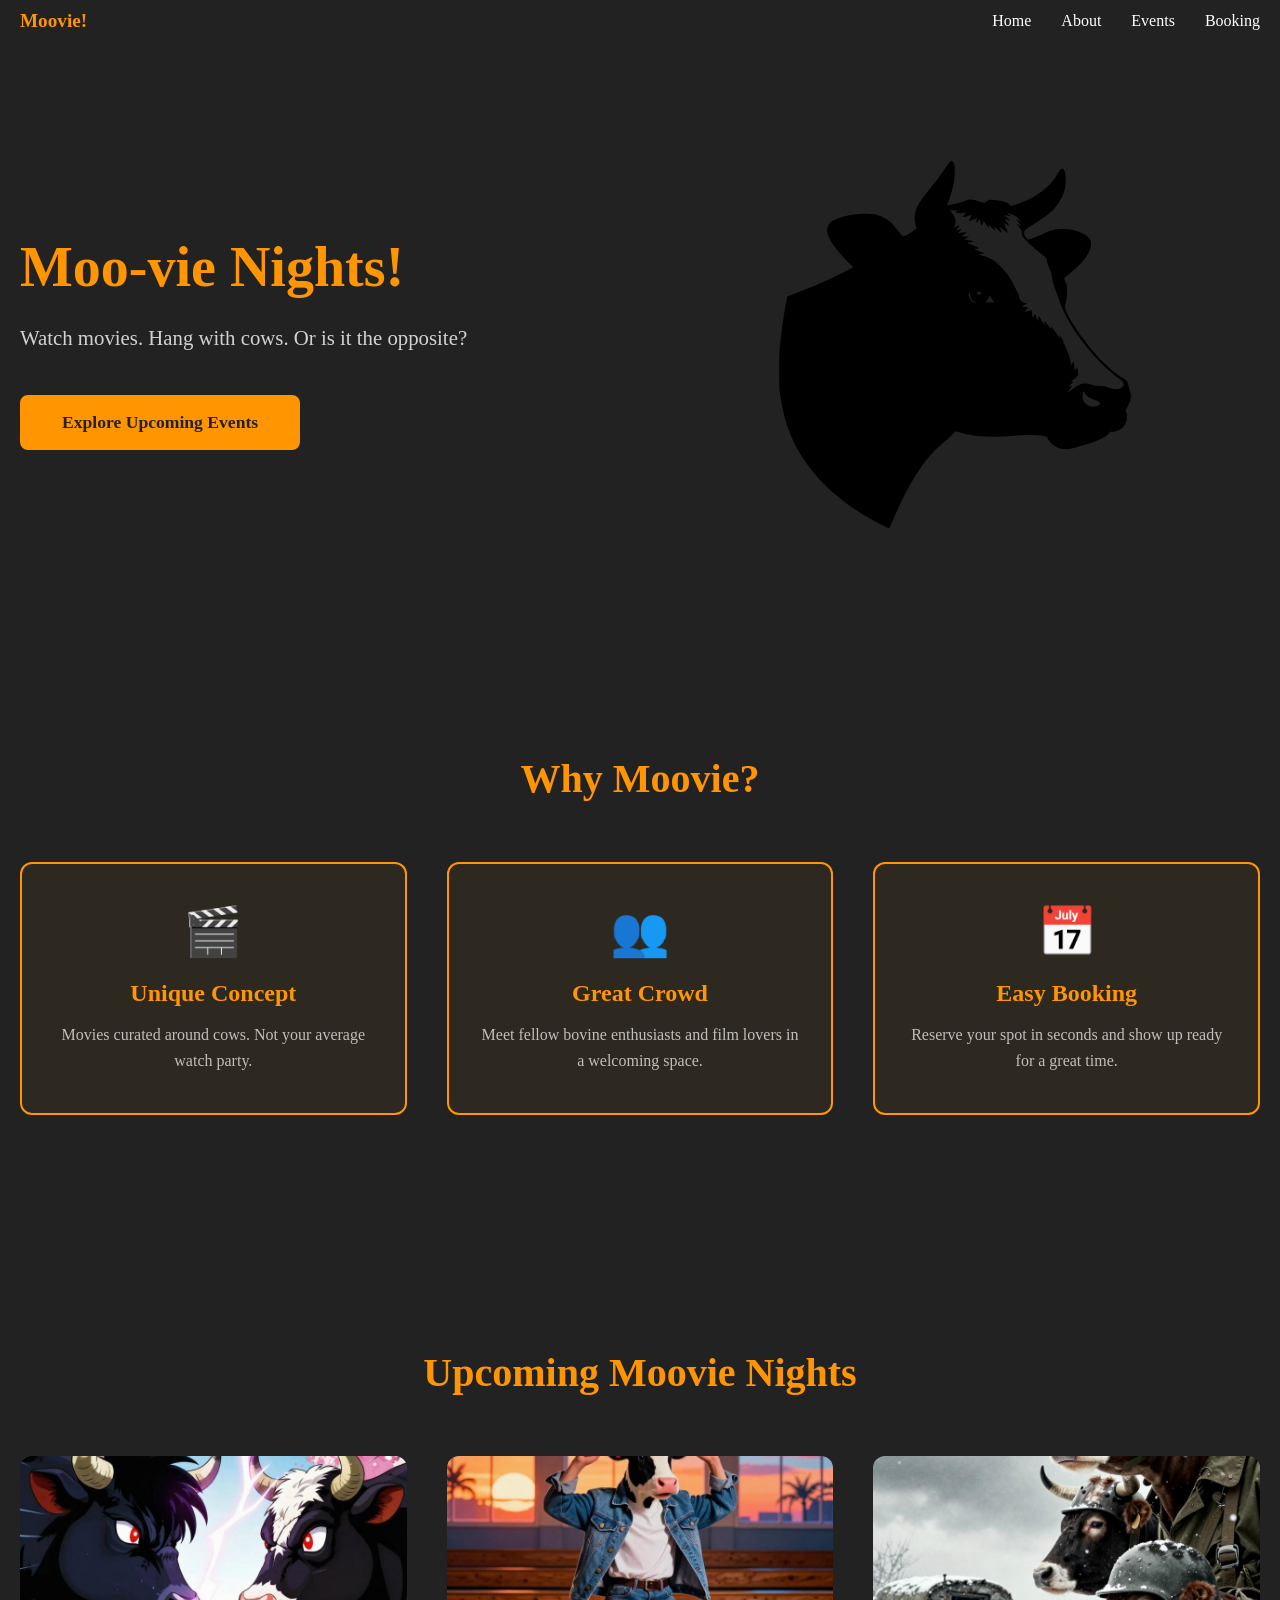
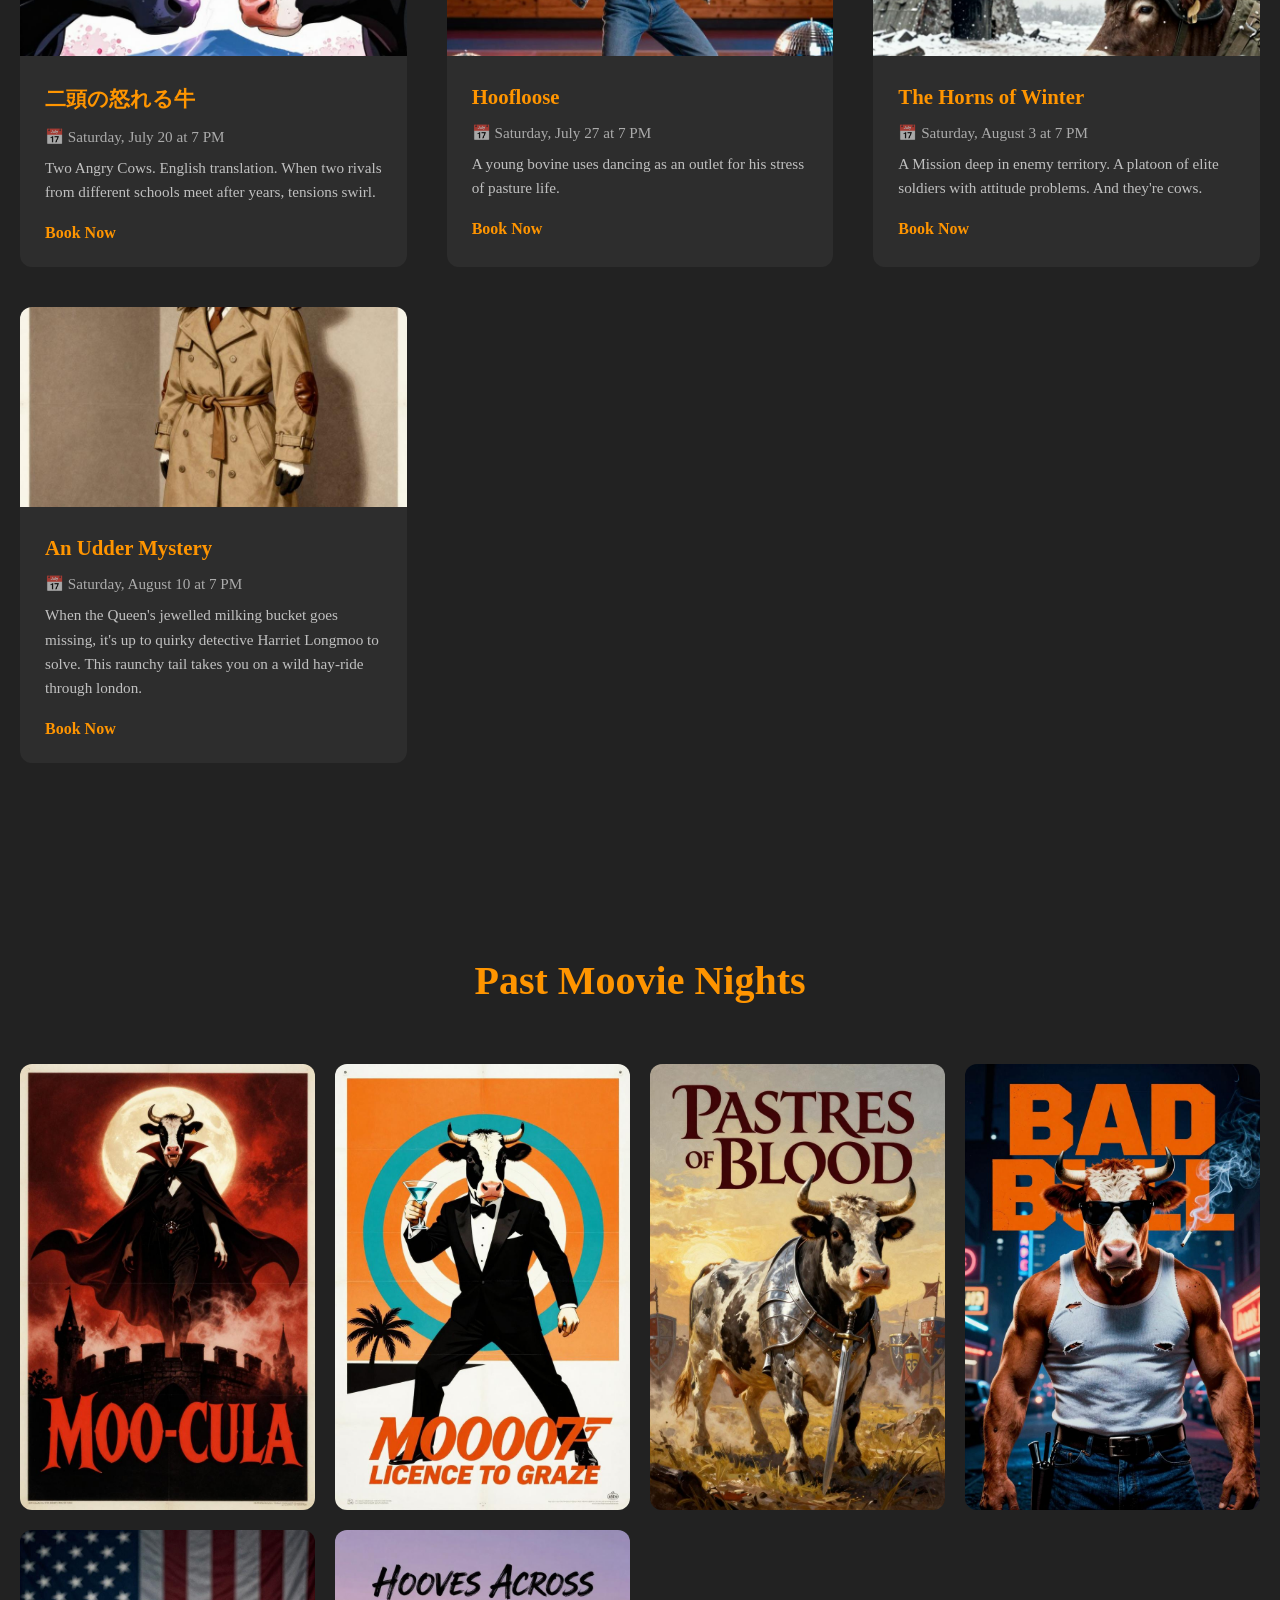
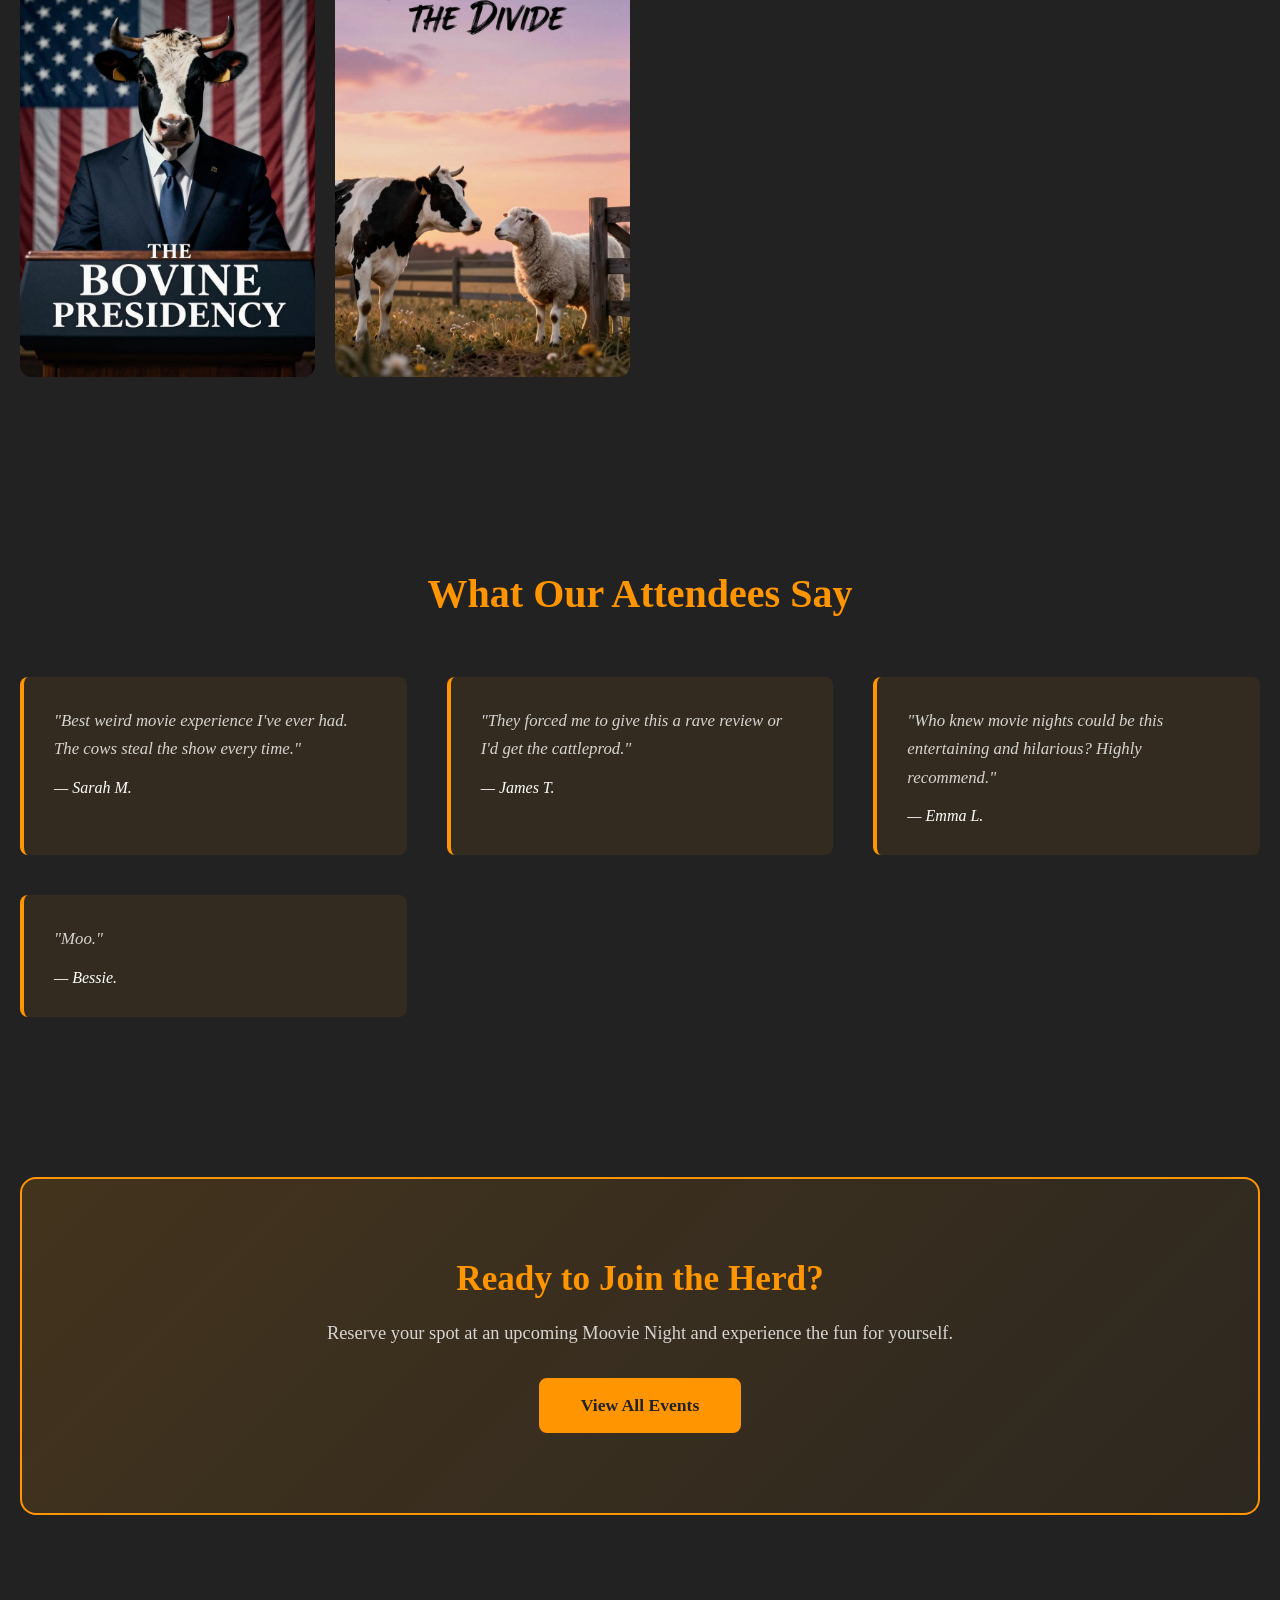
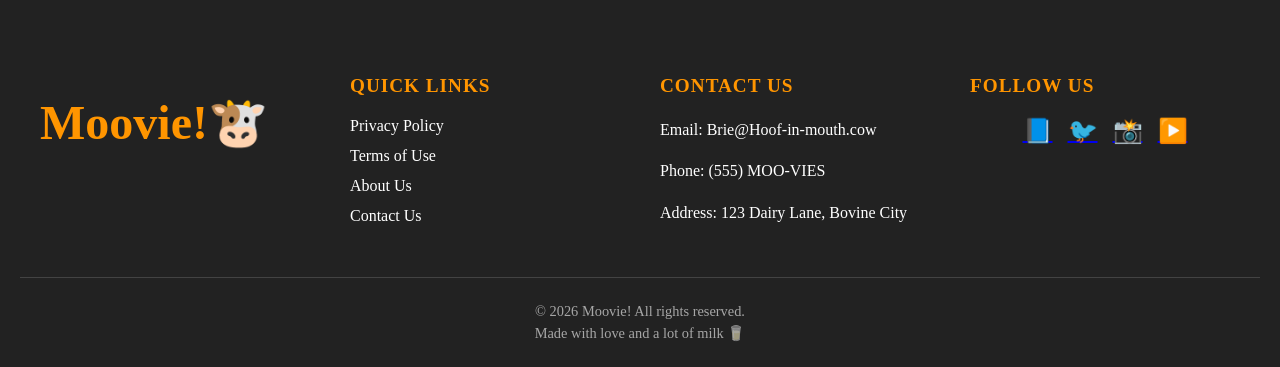
<file: index.html>
<!DOCTYPE html>
<html lang="en">
<head>
    <meta charset="UTF-8">
    <meta name="viewport" content="width=device-width, initial-scale=1.0">
    <title>Moovie! - Watch Movies with Cows!</title>
    <link rel="stylesheet" href="styles.css">
    <link rel="icon" type="image/x-icon" href="images/cow-icon.ico">
</head>
<body>
    <nav class="navbar">
        <span class="logo">Moovie!</span>
        <ul>
            <li><a href="index.html">Home</a></li>
            <li><a href="about.html">About</a></li>
            <li><a href="events.html">Events</a></li>
            <li><a href="booking.html">Booking</a></li>
        </ul>
    </nav>
    <main>
        <section class="hero">
            <div class="hero-content">
                <h1>Moo-vie Nights!</h1>
                <p class="hero-tagline">Watch movies. Hang with cows. Or is it the opposite?</p>
                <a href="events.html" class="cta-button">Explore Upcoming Events</a>
            </div>
            <div class="hero-graphic">
                <img src="images/cowhead.svg" alt="silly cow graphic" class="spincow">
            </div>
        </section>
        <section class="why-moovie">
            <h2>Why Moovie?</h2>
            <div class="features-grid">
                <div class="feature-card">
                    <div class="feature-icon">🎬</div>
                    <h3>Unique Concept</h3>
                    <p>Movies curated around cows. Not your average watch party.</p>
                </div>
                <div class="feature-card">
                    <div class="feature-icon">👥</div>
                    <h3>Great Crowd</h3>
                    <p>Meet fellow bovine enthusiasts and film lovers in a welcoming space.</p>
                </div>
                <div class="feature-card">
                    <div class="feature-icon">📅</div>
                    <h3>Easy Booking</h3>
                    <p>Reserve your spot in seconds and show up ready for a great time.</p>
                </div>
            </div>
        </section>
        <section class="events-preview">
            <h2>Upcoming Moovie Nights</h2>
            <div class="events-grid">
                <div class="event-card">
                    <img src="images/angrycows.png" alt="Two Angry Cows">
                    <div class="event-info">
                        <h3>二頭の怒れる牛</h3>
                        <p class="event-date">📅 Saturday, July 20 at 7 PM</p>
                        <p class="event-description">Two Angry Cows. English translation. When two rivals from different schools meet after years, tensions swirl.</p>
                        <a href="booking.html" class="event-link">Book Now</a>
                    </div>
                </div>
                <div class="event-card">
                    <img src="images/hoofloose.png" alt="Hoof Loose">
                    <div class="event-info">
                        <h3>Hoofloose</h3>
                        <p class="event-date">📅 Saturday, July 27 at 7 PM</p>
                        <p class="event-description">A young bovine uses dancing as an outlet for his stress of pasture life.</p>
                        <a href="booking.html" class="event-link">Book Now</a>
                    </div>
                </div>
                <div class="event-card">
                    <img src="images/winter.png" alt="Horns of Winter">
                    <div class="event-info">
                        <h3>The Horns of Winter</h3>
                        <p class="event-date">📅 Saturday, August 3 at 7 PM</p>
                        <p class="event-description">A Mission deep in enemy territory. A platoon of elite soldiers with attitude problems. And they're cows.</p>
                        <a href="booking.html" class="event-link">Book Now</a>
                    </div>
                </div>
                <div class="event-card">
                    <img src="images/uddermystery.png" alt="Udder Mystery">
                    <div class="event-info">
                        <h3>An Udder Mystery</h3>
                        <p class="event-date">📅 Saturday, August 10 at 7 PM</p>
                        <p class="event-description">When the Queen's jewelled milking bucket goes missing, it's up to quirky detective Harriet Longmoo to solve. This raunchy tail takes you on a wild hay-ride through london.</p>
                        <a href="booking.html" class="event-link">Book Now</a>
                    </div>
                </div>
            </div>
        </section>
        <section class="gallery">
            <h2>Past Moovie Nights</h2>
            <div class="gallery-grid">
                <div class="gallery-item">
                    <img src="images/moocula.png" alt="Moocula">
                </div>
                <div class="gallery-item">
                    <img src="images/moo007.png" alt="Moo 007">
                </div>
                <div class="gallery-item">
                    <img src="images/pasturesofblood.png" alt="Pastures of Blood">
                </div>
                <div class="gallery-item">
                    <img src="images/badbull.png" alt="Bad Bull">
                </div>
                <div class="gallery-item">
                    <img src="images/cowmentary.png" alt="Cow Documentary">
                </div>
                <div class="gallery-item">
                    <img src="images/hooves.png" alt="Cow Romance Movie">
                </div>
            </div>
        </section>
        <section class="social-proof">
            <h2>What Our Attendees Say</h2>
            <div class="testimonials">
                <blockquote class="testimonial">
                    <p>"Best weird movie experience I've ever had. The cows steal the show every time."</p>
                    <cite>— Sarah M.</cite>
                </blockquote>
                <blockquote class="testimonial">
                    <p>"They forced me to give this a rave review or I'd get the cattleprod."</p>
                    <cite>— James T.</cite>
                </blockquote>
                <blockquote class="testimonial">
                    <p>"Who knew movie nights could be this entertaining and hilarious? Highly recommend."</p>
                    <cite>— Emma L.</cite>
                </blockquote>
                <blockquote class="testimonial">
                    <p>"Moo."</p>
                    <cite>— Bessie.</cite>
                </blockquote>
            </div>
        </section>
        <section class="final-cta">
            <h2>Ready to Join the Herd?</h2>
            <p>Reserve your spot at an upcoming Moovie Night and experience the fun for yourself.</p>
            <a href="events.html" class="cta-button">View All Events</a>
        </section>
    </main>
    <footer class="site-footer">
        <div class="footer-container">
            <div class="footer-brand">
                <h2>Moovie!🐮</h2>
            </div>
            <div class="footer-links">
                <h3>Quick Links</h3>
                <ul>
                    <li><a href="#">Privacy Policy</a></li>
                    <li><a href="#">Terms of Use</a></li>
                    <li><a href="about.html">About Us</a></li>
                    <li><a href="contact.html">Contact Us</a></li>
                </ul>
            </div>
            <div class="footer-contact">
                <h3>Contact Us</h3>
                <p>Email: Brie@Hoof-in-mouth.cow</p>
                <p>Phone: (555) MOO-VIES</p>
                <p>Address: 123 Dairy Lane, Bovine City</p>
            </div>
            <div class="footer-social">
                <h3>Follow Us</h3>
                <div class="social-icons">
                    <a href="#" aria-label="Facebook">📘</a>
                    <a href="#" aria-label="Twitter">🐦</a>
                    <a href="#" aria-label="Instagram">📸</a>
                    <a href="#" aria-label="YouTube">▶️</a>
                </div>
            </div>
        </div>
        <div class="footer-bottom">
            <p>&copy; 2026 Moovie! All rights reserved.</p>
            <p>Made with love and a lot of milk 🥛</p>
        </div>
    </footer>
</body>
</html>
</file>
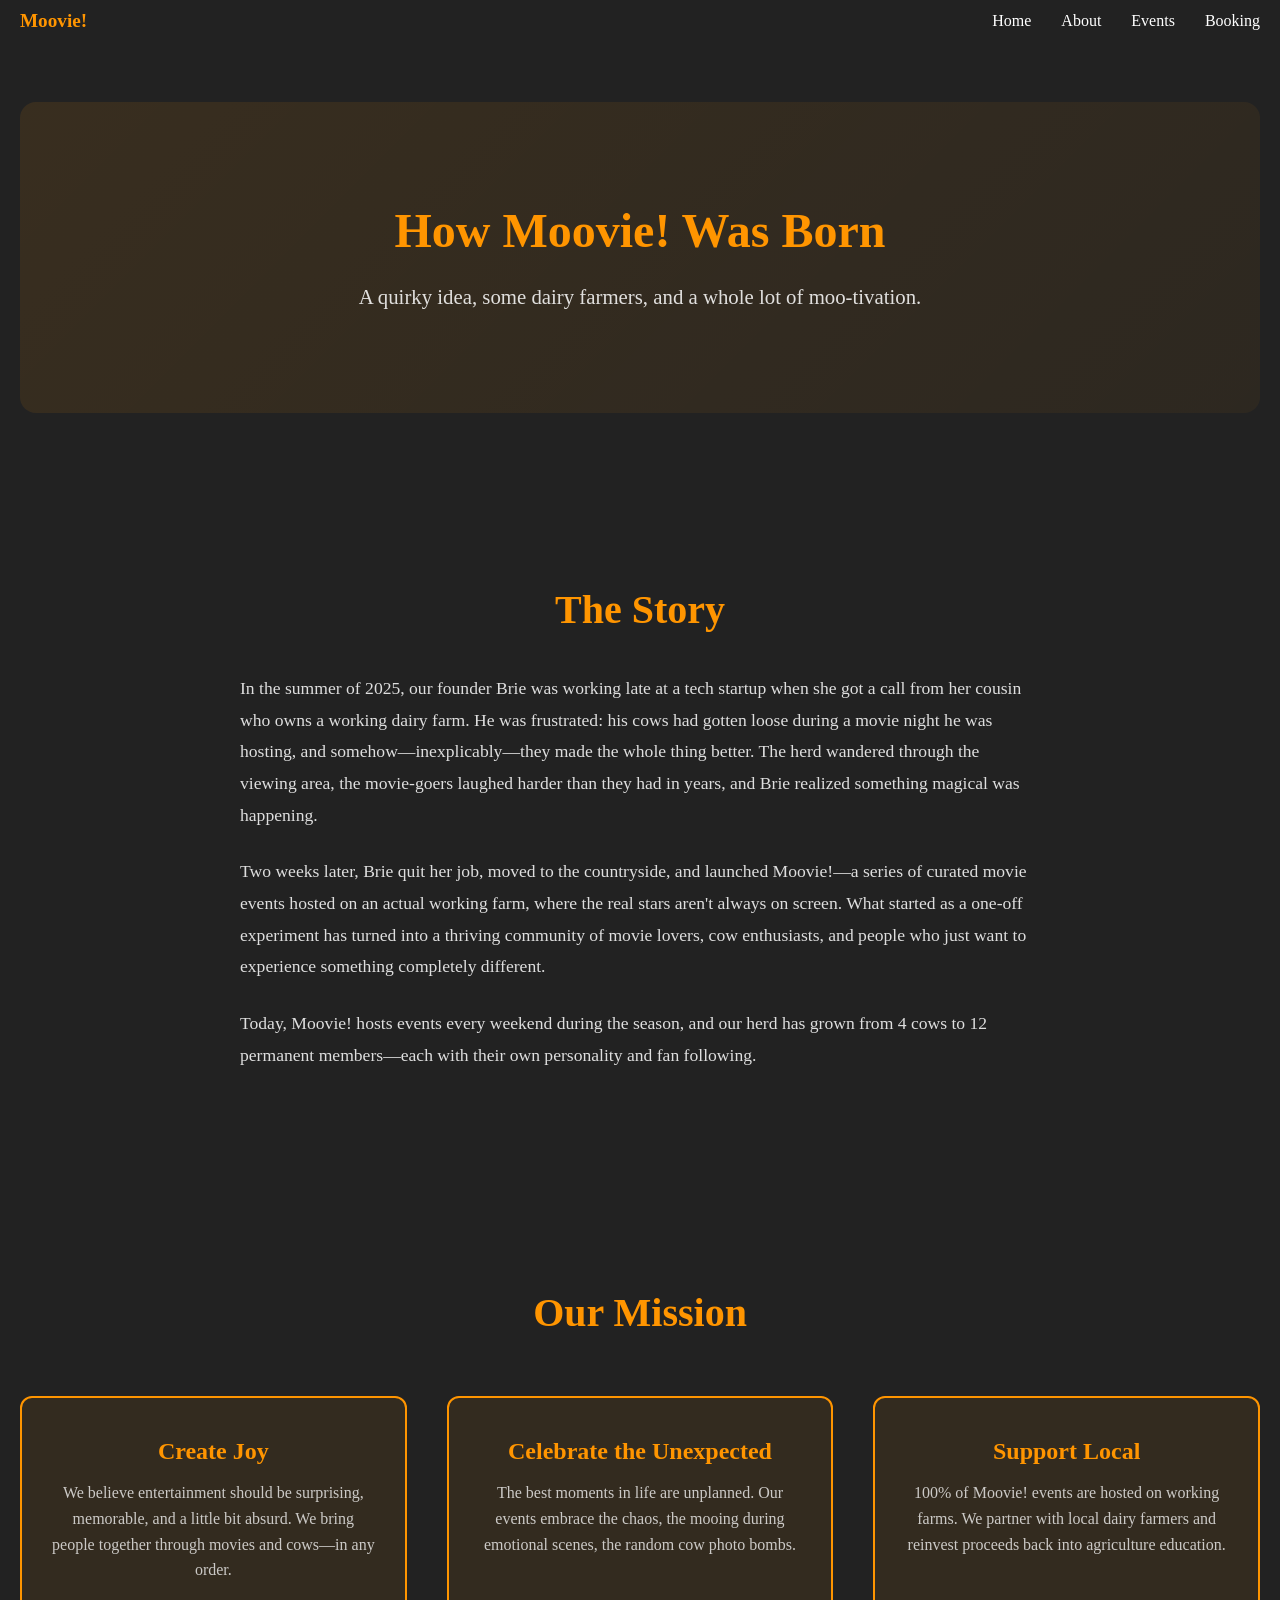
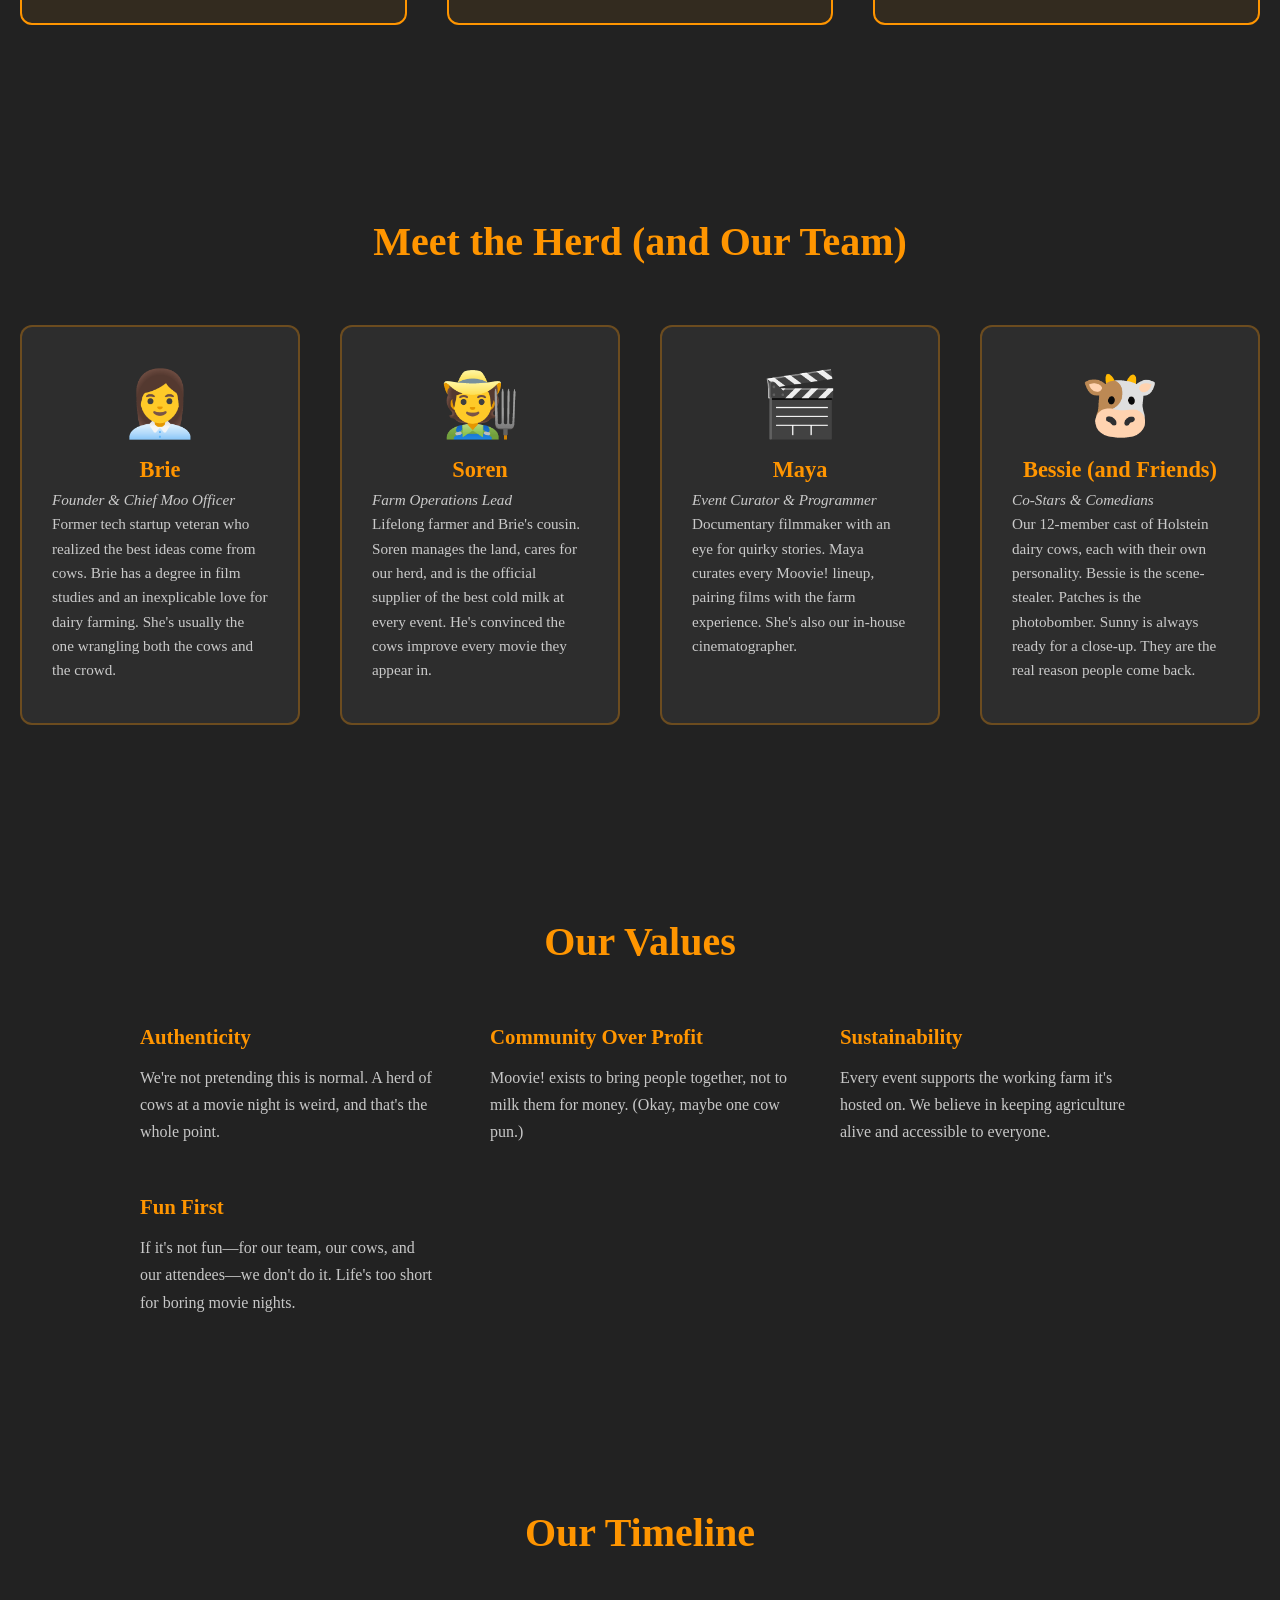
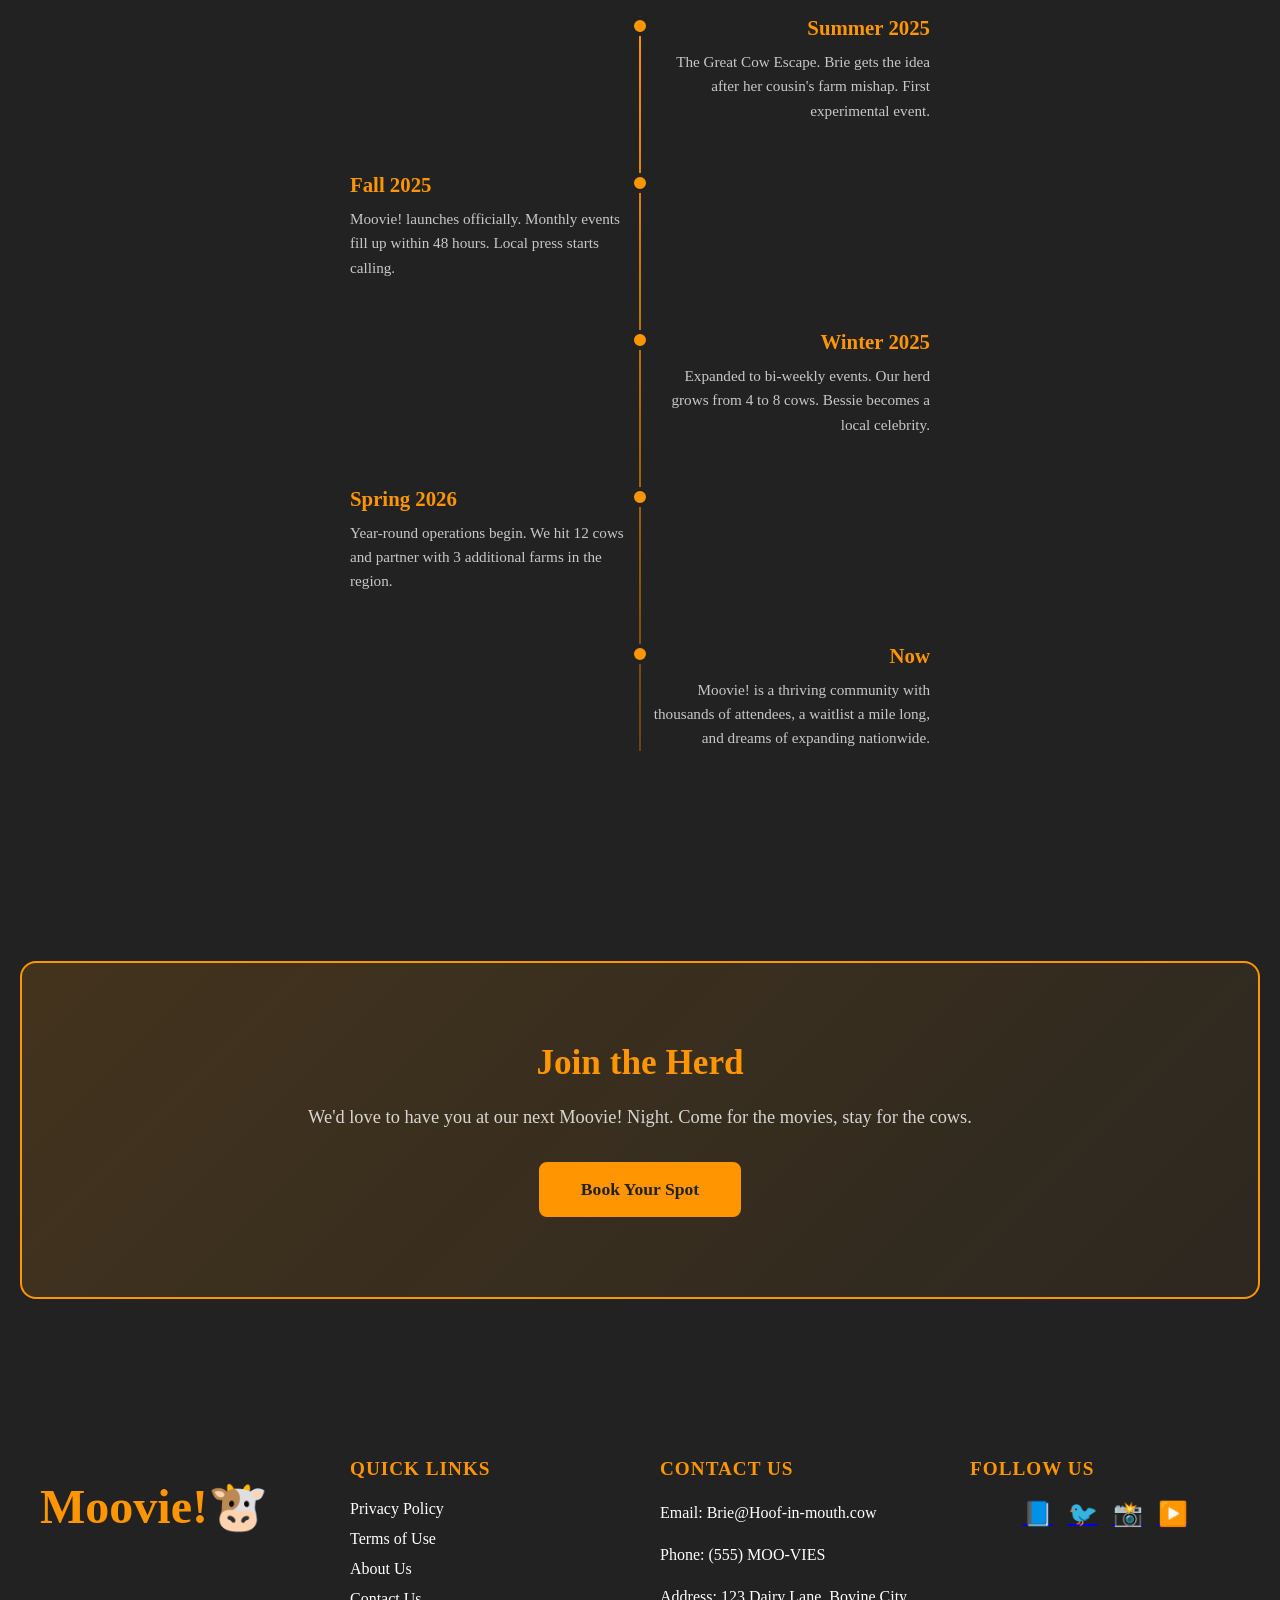
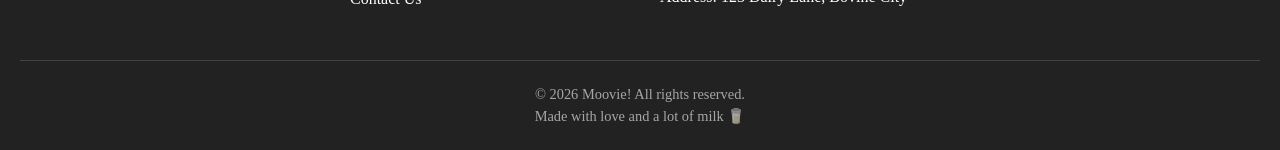
<file: about.html>
<!DOCTYPE html>
<html lang="en">
<head>
    <meta charset="UTF-8">
    <meta name="viewport" content="width=device-width, initial-scale=1.0">
    <title>Moovie! About Us</title>
    <link rel="stylesheet" href="styles.css">
    <link rel="icon" type="image/x-icon" href="images/cow-icon.ico">
</head>
<body>
    <nav class="navbar">
        <span class="logo">Moovie!</span>
        <ul>
            <li><a href="index.html">Home</a></li>
            <li><a href="about.html">About</a></li>
            <li><a href="events.html">Events</a></li>
            <li><a href="booking.html">Booking</a></li>
        </ul>
    </nav>
    <main>
        <section class="about-hero">
            <div class="about-hero-content">
                <h1>How Moovie! Was Born</h1>
                <p class="about-tagline">A quirky idea, some dairy farmers, and a whole lot of moo-tivation.</p>
            </div>
        </section>
        <section class="story">
            <div class="story-content">
                <h2>The Story</h2>
                <p>In the summer of 2025, our founder Brie was working late at a tech startup when she got a call from her cousin who owns a working dairy farm. He was frustrated: his cows had gotten loose during a movie night he was hosting, and somehow—inexplicably—they made the whole thing better. The herd wandered through the viewing area, the movie-goers laughed harder than they had in years, and Brie realized something magical was happening.</p>
                <p>Two weeks later, Brie quit her job, moved to the countryside, and launched Moovie!—a series of curated movie events hosted on an actual working farm, where the real stars aren't always on screen. What started as a one-off experiment has turned into a thriving community of movie lovers, cow enthusiasts, and people who just want to experience something completely different.</p>
                <p>Today, Moovie! hosts events every weekend during the season, and our herd has grown from 4 cows to 12 permanent members—each with their own personality and fan following.</p>
            </div>
        </section>
        <section class="mission">
            <h2>Our Mission</h2>
            <div class="mission-grid">
                <div class="mission-card">
                    <h3>Create Joy</h3>
                    <p>We believe entertainment should be surprising, memorable, and a little bit absurd. We bring people together through movies and cows—in any order.</p>
                </div>
                <div class="mission-card">
                    <h3>Celebrate the Unexpected</h3>
                    <p>The best moments in life are unplanned. Our events embrace the chaos, the mooing during emotional scenes, the random cow photo bombs.</p>
                </div>
                <div class="mission-card">
                    <h3>Support Local</h3>
                    <p>100% of Moovie! events are hosted on working farms. We partner with local dairy farmers and reinvest proceeds back into agriculture education.</p>
                </div>
            </div>
        </section>
        <section class="team">
            <h2>Meet the Herd (and Our Team)</h2>
            <div class="team-grid">
                <div class="team-member">
                    <div class="member-avatar">👩‍💼</div>
                    <h3>Brie</h3>
                    <p class="role">Founder & Chief Moo Officer</p>
                    <p>Former tech startup veteran who realized the best ideas come from cows. Brie has a degree in film studies and an inexplicable love for dairy farming. She's usually the one wrangling both the cows and the crowd.</p>
                </div>
                <div class="team-member">
                    <div class="member-avatar">🧑‍🌾</div>
                    <h3>Soren</h3>
                    <p class="role">Farm Operations Lead</p>
                    <p>Lifelong farmer and Brie's cousin. Soren manages the land, cares for our herd, and is the official supplier of the best cold milk at every event. He's convinced the cows improve every movie they appear in.</p>
                </div>
                <div class="team-member">
                    <div class="member-avatar">🎬</div>
                    <h3>Maya</h3>
                    <p class="role">Event Curator & Programmer</p>
                    <p>Documentary filmmaker with an eye for quirky stories. Maya curates every Moovie! lineup, pairing films with the farm experience. She's also our in-house cinematographer.</p>
                </div>
                <div class="team-member">
                    <div class="member-avatar">🐮</div>
                    <h3>Bessie (and Friends)</h3>
                    <p class="role">Co-Stars & Comedians</p>
                    <p>Our 12-member cast of Holstein dairy cows, each with their own personality. Bessie is the scene-stealer. Patches is the photobomber. Sunny is always ready for a close-up. They are the real reason people come back.</p>
                </div>
            </div>
        </section>
        <section class="values">
            <h2>Our Values</h2>
            <div class="values-list">
                <div class="value-item">
                    <h4>Authenticity</h4>
                    <p>We're not pretending this is normal. A herd of cows at a movie night is weird, and that's the whole point.</p>
                </div>
                <div class="value-item">
                    <h4>Community Over Profit</h4>
                    <p>Moovie! exists to bring people together, not to milk them for money. (Okay, maybe one cow pun.)</p>
                </div>
                <div class="value-item">
                    <h4>Sustainability</h4>
                    <p>Every event supports the working farm it's hosted on. We believe in keeping agriculture alive and accessible to everyone.</p>
                </div>
                <div class="value-item">
                    <h4>Fun First</h4>
                    <p>If it's not fun—for our team, our cows, and our attendees—we don't do it. Life's too short for boring movie nights.</p>
                </div>
            </div>
        </section>
        <section class="timeline">
            <h2>Our Timeline</h2>
            <div class="timeline-container">
                <div class="timeline-item">
                    <div class="timeline-marker"></div>
                    <div class="timeline-content">
                        <h3>Summer 2025</h3>
                        <p>The Great Cow Escape. Brie gets the idea after her cousin's farm mishap. First experimental event.</p>
                    </div>
                </div>
                <div class="timeline-item">
                    <div class="timeline-marker"></div>
                    <div class="timeline-content">
                        <h3>Fall 2025</h3>
                        <p>Moovie! launches officially. Monthly events fill up within 48 hours. Local press starts calling.</p>
                    </div>
                </div>
                <div class="timeline-item">
                    <div class="timeline-marker"></div>
                    <div class="timeline-content">
                        <h3>Winter 2025</h3>
                        <p>Expanded to bi-weekly events. Our herd grows from 4 to 8 cows. Bessie becomes a local celebrity.</p>
                    </div>
                </div>
                <div class="timeline-item">
                    <div class="timeline-marker"></div>
                    <div class="timeline-content">
                        <h3>Spring 2026</h3>
                        <p>Year-round operations begin. We hit 12 cows and partner with 3 additional farms in the region.</p>
                    </div>
                </div>
                <div class="timeline-item">
                    <div class="timeline-marker"></div>
                    <div class="timeline-content">
                        <h3>Now</h3>
                        <p>Moovie! is a thriving community with thousands of attendees, a waitlist a mile long, and dreams of expanding nationwide.</p>
                    </div>
                </div>
            </div>
        </section>
        <section class="final-cta">
            <h2>Join the Herd</h2>
            <p>We'd love to have you at our next Moovie! Night. Come for the movies, stay for the cows.</p>
            <a href="events.html" class="cta-button">Book Your Spot</a>
        </section>
    </main>
    <footer class="site-footer">
        <div class="footer-container">
            <div class="footer-brand">
                <h2>Moovie!🐮</h2>
            </div>
            <div class="footer-links">
                <h3>Quick Links</h3>
                <ul>
                    <li><a href="#">Privacy Policy</a></li>
                    <li><a href="#">Terms of Use</a></li>
                    <li><a href="about.html">About Us</a></li>
                    <li><a href="contact.html">Contact Us</a></li>
                </ul>
            </div>
            <div class="footer-contact">
                <h3>Contact Us</h3>
                <p>Email: Brie@Hoof-in-mouth.cow</p>
                <p>Phone: (555) MOO-VIES</p>
                <p>Address: 123 Dairy Lane, Bovine City</p>
            </div>
            <div class="footer-social">
                <h3>Follow Us</h3>
                <div class="social-icons">
                    <a href="#" aria-label="Facebook">📘</a>
                    <a href="#" aria-label="Twitter">🐦</a>
                    <a href="#" aria-label="Instagram">📸</a>
                    <a href="#" aria-label="YouTube">▶️</a>
                </div>
            </div>
        </div>
        <div class="footer-bottom">
            <p>&copy; 2026 Moovie! All rights reserved.</p>
            <p>Made with love and a lot of milk 🥛</p>
        </div>
    </footer>
    
</body>
</html>
</file>
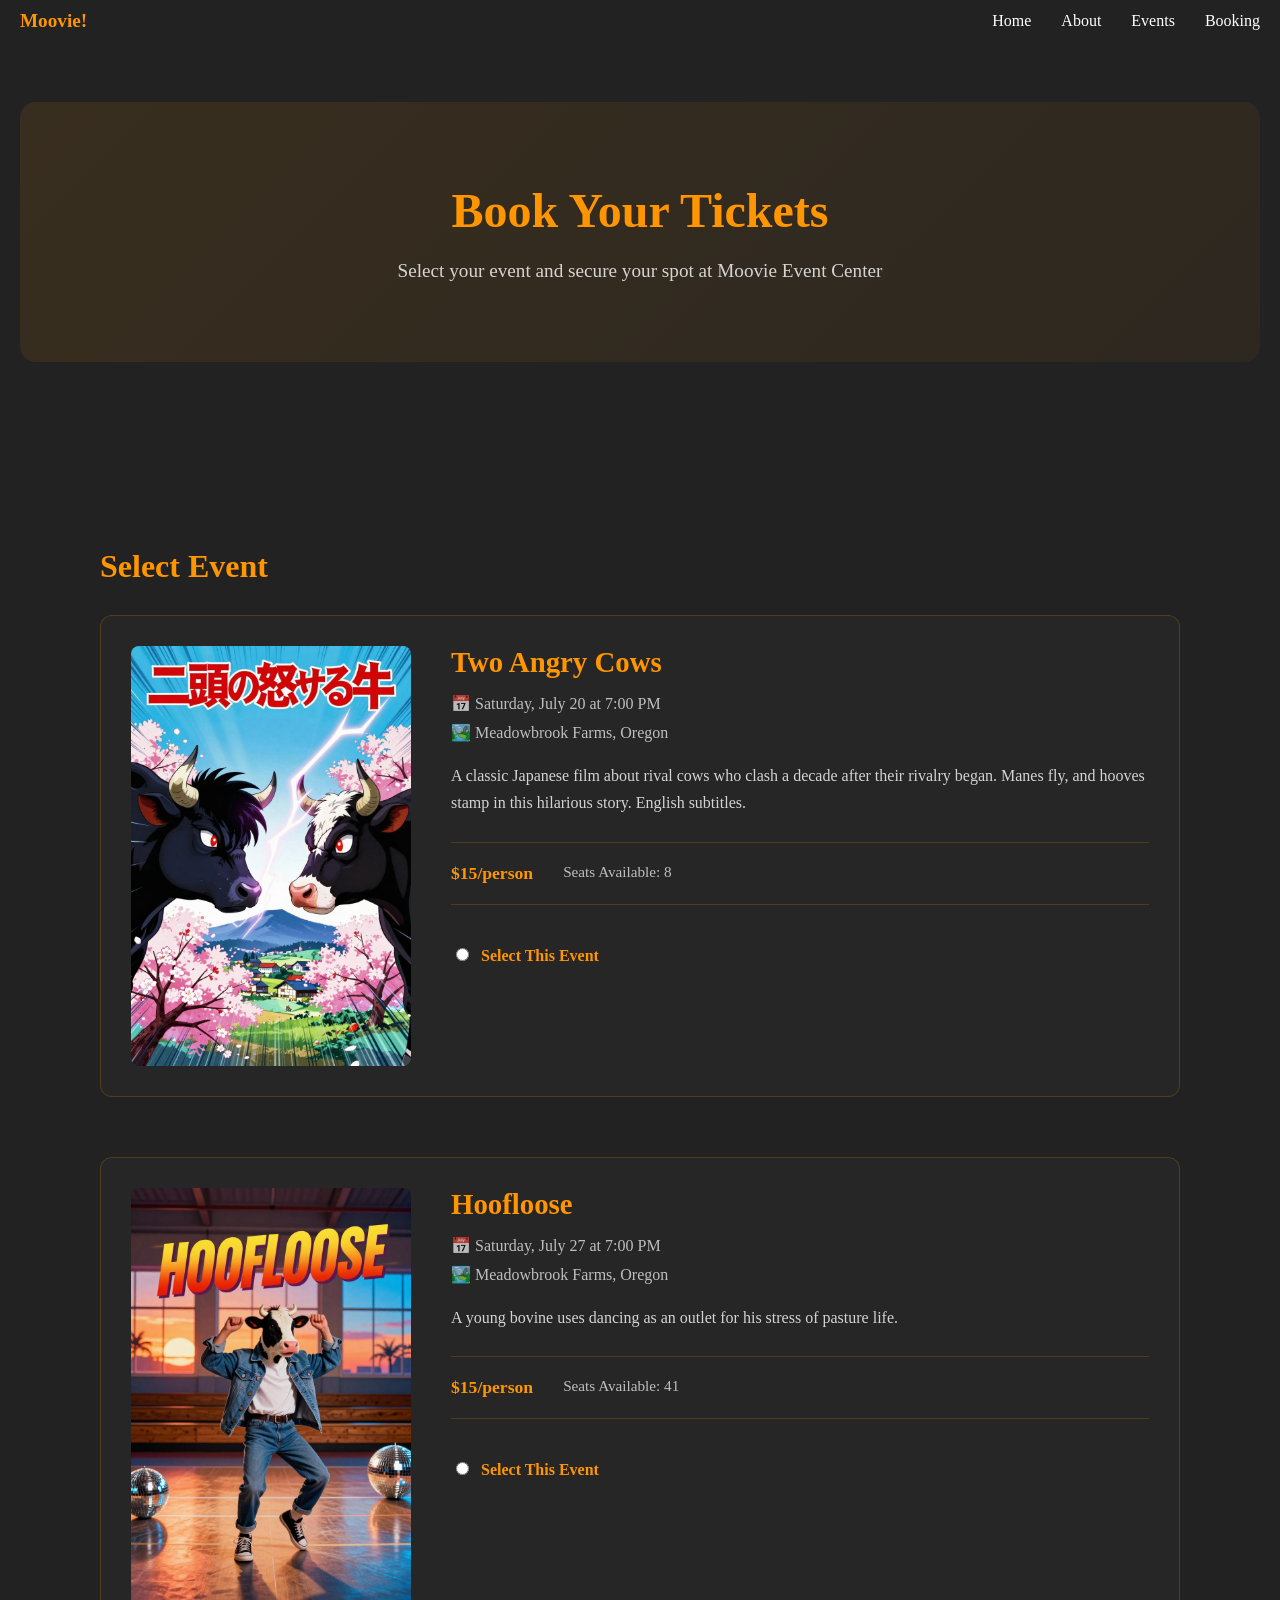
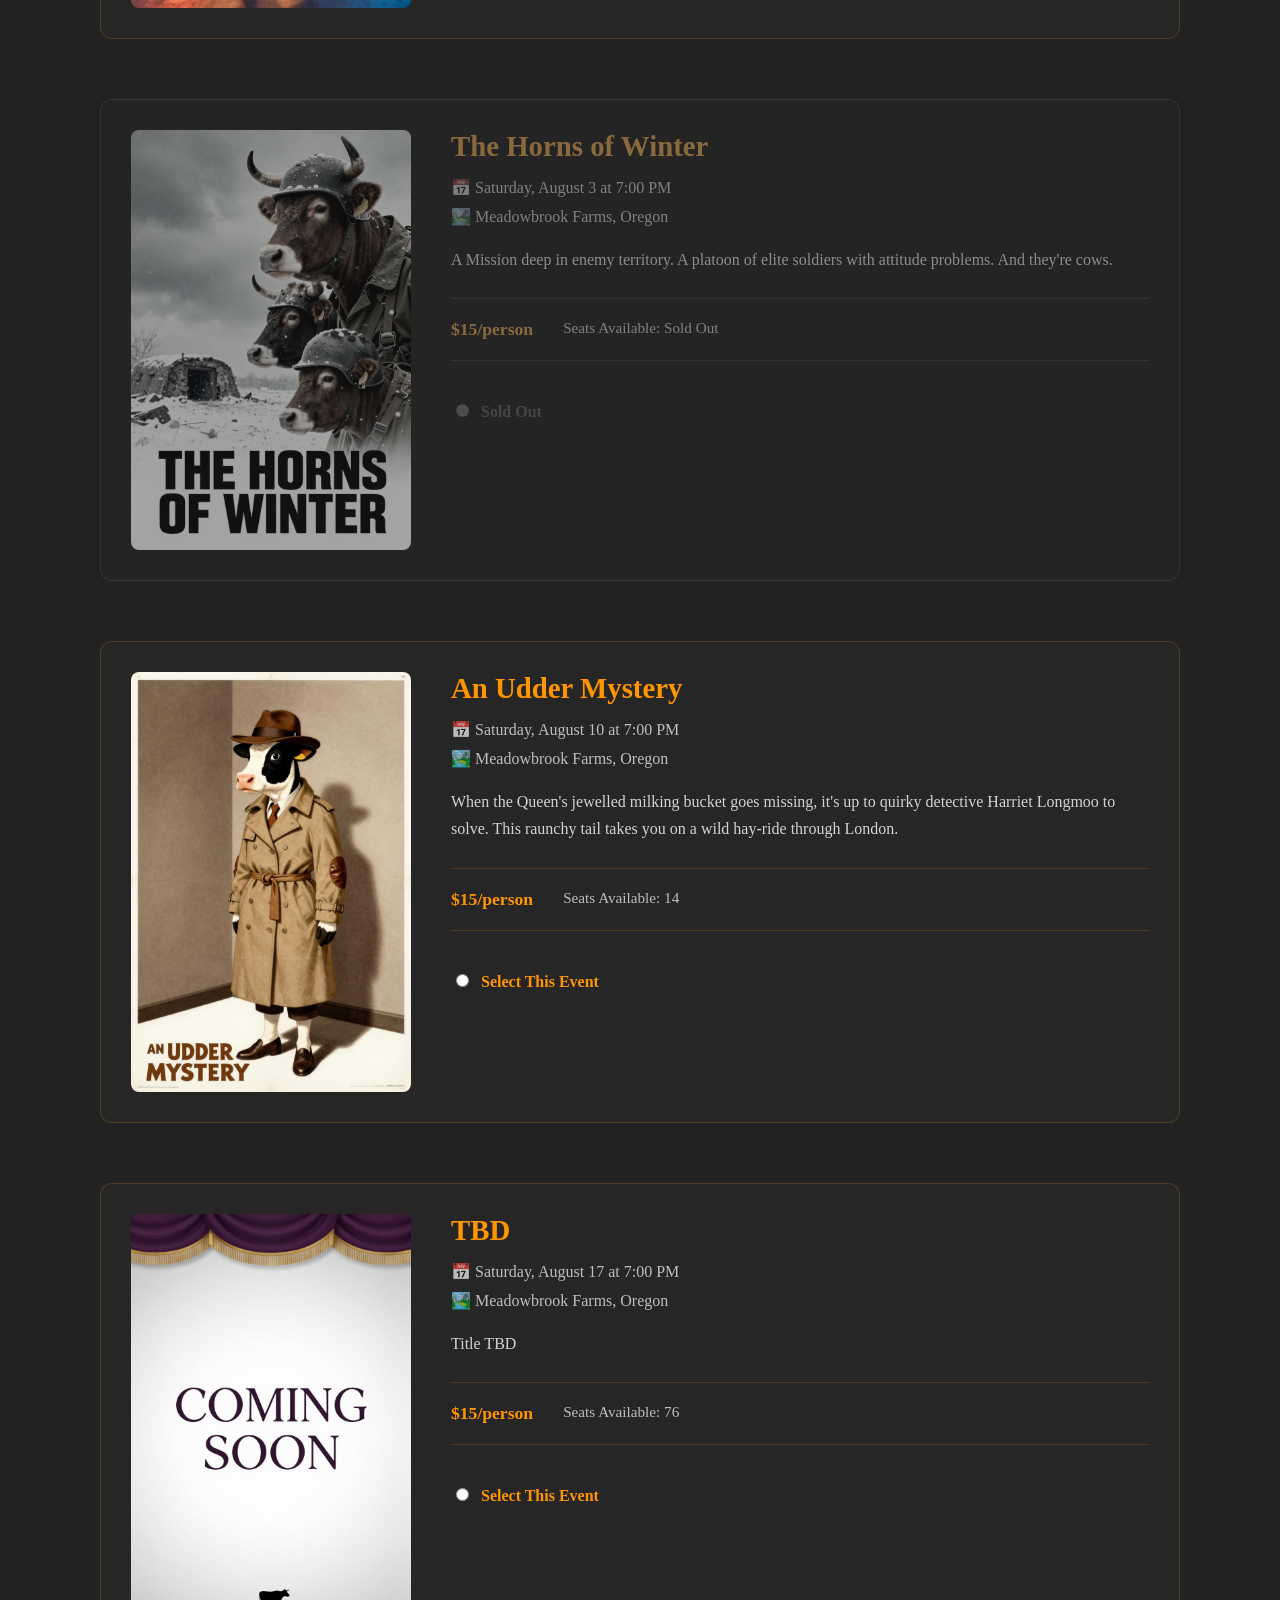
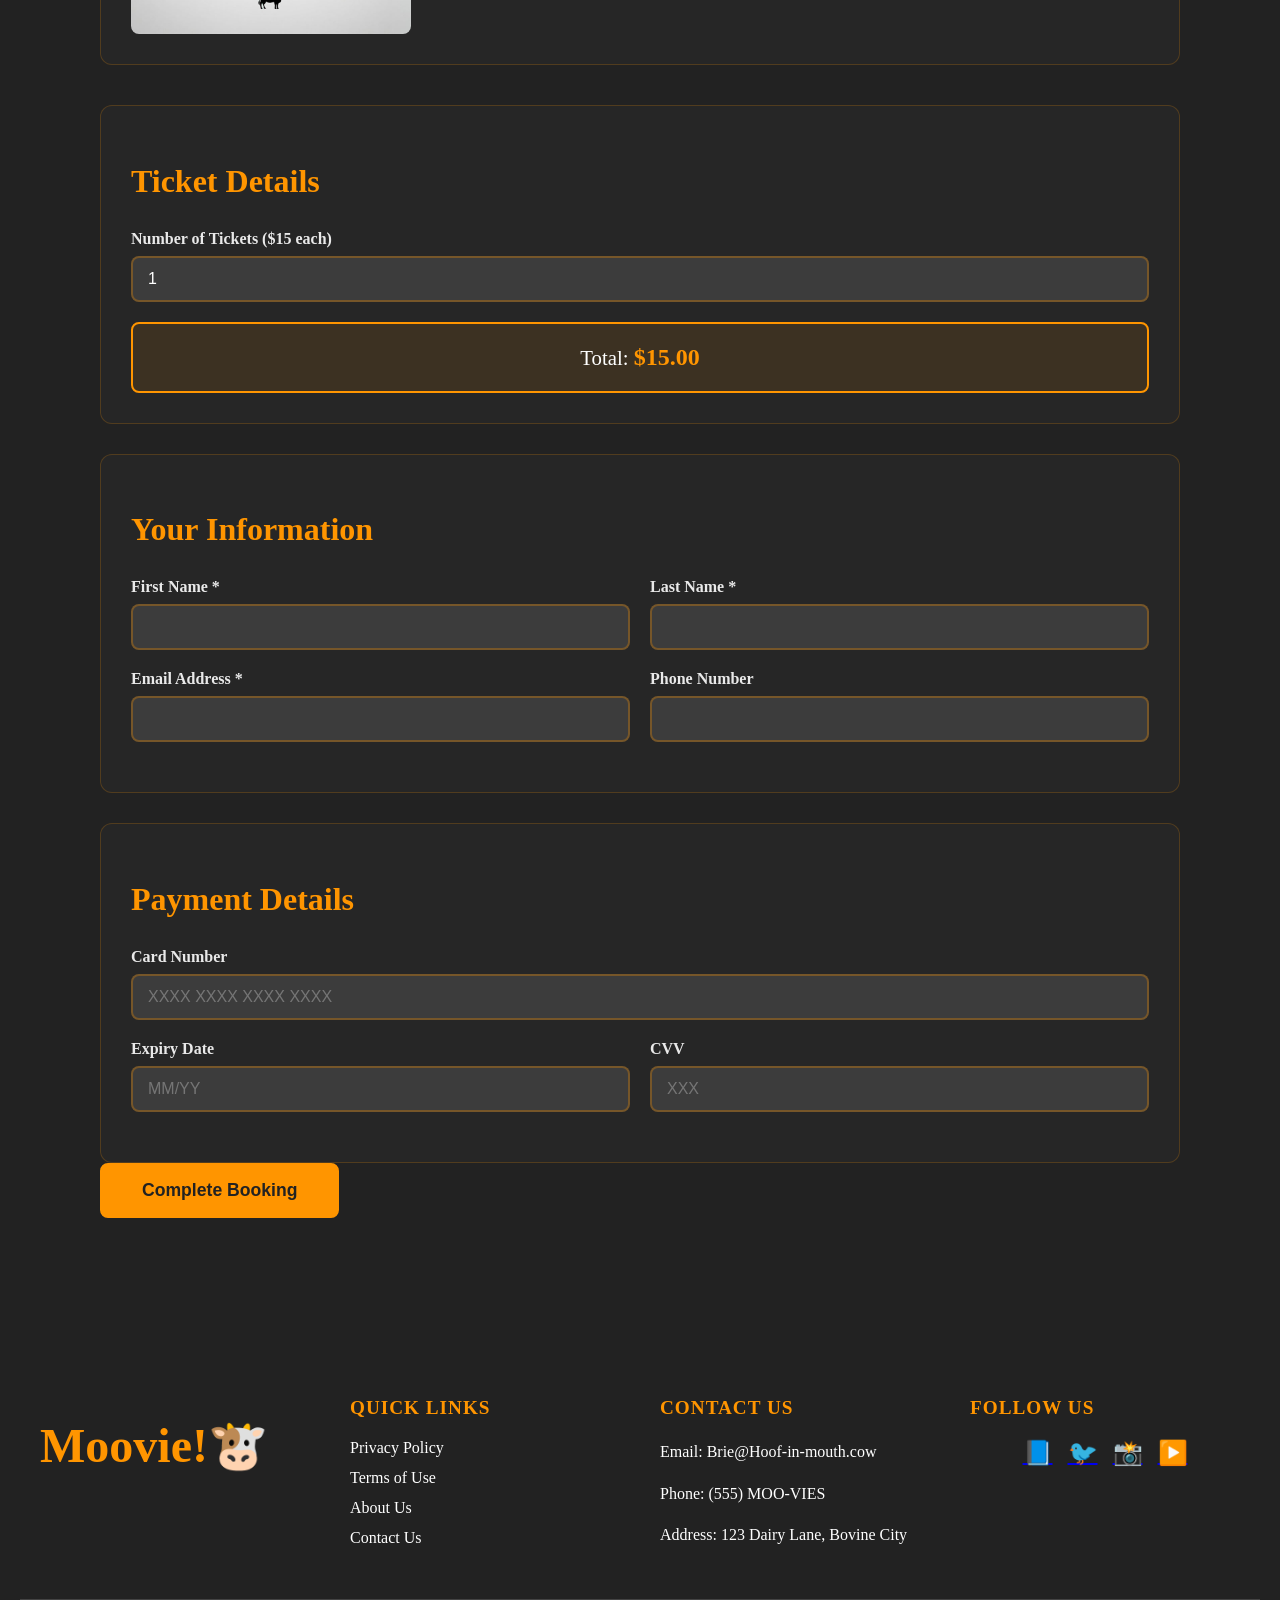
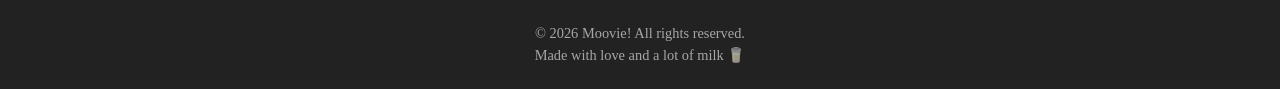
<file: booking.html>
<!DOCTYPE html>
<html lang="en">
<head>
    <meta charset="UTF-8">
    <meta name="viewport" content="width=device-width, initial-scale=1.0">
    <title>Moovie! Booking</title>
    <link rel="stylesheet" href="styles.css">
    <link rel="icon" type="image/x-icon" href="images/cow-icon.ico">
</head>
<body>
    <nav class="navbar">
        <span class="logo">Moovie!</span>
        <ul>
            <li><a href="index.html">Home</a></li>
            <li><a href="about.html">About</a></li>
            <li><a href="events.html">Events</a></li>
            <li><a href="booking.html">Booking</a></li>
        </ul>
    </nav>
    <main>
        <!-- Booking Page Header -->
        <section class="booking-page-header">
            <h1>Book Your Tickets</h1>
            <p>Select your event and secure your spot at Moovie Event Center</p>
        </section>

        <!-- Booking Main Section -->
        <section class="booking-main-section">
            <form id="booking-form" class="booking-container">
                <!-- Event Selection -->
                <div class="booking-event-selection">
                    <h2>Select Event</h2>
                    <div class="booking-event-list">
                        <!-- Two Angry Cows -->
                        <div class="booking-event-card">
                            <div class="booking-event-poster">
                                <img src="images/angrycows.png" alt="Two Angry Cows poster">
                            </div>
                            <div class="booking-event-details">
                                <h3>Two Angry Cows</h3>
                                <span class="event-full-date">📅 Saturday, July 20 at 7:00 PM</span>
                                <span class="event-full-location">🏞️ Meadowbrook Farms, Oregon</span>
                                <p class="event-full-description">A classic Japanese film about rival cows who clash a decade after their rivalry began. Manes fly, and hooves stamp in this hilarious story. English subtitles.</p>
                                <div class="event-meta">
                                    <span class="event-price">$15/person</span>
                                    <span class="event-spots">Seats Available: 8</span>
                                </div>
                                <label class="booking-radio-label">
                                    <input type="radio" name="event" value="two-angry-cows" data-price="15" data-seats="8">
                                    Select This Event
                                </label>
                            </div>
                        </div>

                        <!-- Hoofloose -->
                        <div class="booking-event-card">
                            <div class="booking-event-poster">
                                <img src="images/hoofloose.png" alt="Hoofloose poster">
                            </div>
                            <div class="booking-event-details">
                                <h3>Hoofloose</h3>
                                <span class="event-full-date">📅 Saturday, July 27 at 7:00 PM</span>
                                <span class="event-full-location">🏞️ Meadowbrook Farms, Oregon</span>
                                <p class="event-full-description">A young bovine uses dancing as an outlet for his stress of pasture life.</p>
                                <div class="event-meta">
                                    <span class="event-price">$15/person</span>
                                    <span class="event-spots">Seats Available: 41</span>
                                </div>
                                <label class="booking-radio-label">
                                    <input type="radio" name="event" value="hoofloose" data-price="15" data-seats="41">
                                    Select This Event
                                </label>
                            </div>
                        </div>

                        <!-- The Horns of Winter -->
                        <div class="booking-event-card booking-card-sold-out">
                            <div class="booking-event-poster">
                                <img src="images/winter.png" alt="The Horns of Winter poster">
                            </div>
                            <div class="booking-event-details">
                                <h3>The Horns of Winter</h3>
                                <span class="event-full-date">📅 Saturday, August 3 at 7:00 PM</span>
                                <span class="event-full-location">🏞️ Meadowbrook Farms, Oregon</span>
                                <p class="event-full-description">A Mission deep in enemy territory. A platoon of elite soldiers with attitude problems. And they're cows.</p>
                                <div class="event-meta">
                                    <span class="event-price">$15/person</span>
                                    <span class="event-spots">Seats Available: Sold Out</span>
                                </div>
                                <label class="booking-radio-label disabled">
                                    <input type="radio" name="event" value="horns-of-winter" disabled>
                                    Sold Out
                                </label>
                            </div>
                        </div>

                        <!-- An Udder Mystery -->
                        <div class="booking-event-card">
                            <div class="booking-event-poster">
                                <img src="images/uddermystery.png" alt="An Udder Mystery poster">
                            </div>
                            <div class="booking-event-details">
                                <h3>An Udder Mystery</h3>
                                <span class="event-full-date">📅 Saturday, August 10 at 7:00 PM</span>
                                <span class="event-full-location">🏞️ Meadowbrook Farms, Oregon</span>
                                <p class="event-full-description">When the Queen's jewelled milking bucket goes missing, it's up to quirky detective Harriet Longmoo to solve. This raunchy tail takes you on a wild hay-ride through London.</p>
                                <div class="event-meta">
                                    <span class="event-price">$15/person</span>
                                    <span class="event-spots">Seats Available: 14</span>
                                </div>
                                <label class="booking-radio-label">
                                    <input type="radio" name="event" value="udder-mystery" data-price="15" data-seats="14">
                                    Select This Event
                                </label>
                            </div>
                        </div>

                        <!-- TBD -->
                        <div class="booking-event-card">
                            <div class="booking-event-poster">
                                <img src="images/comingsoon.png" alt="TBD poster">
                            </div>
                            <div class="booking-event-details">
                                <h3>TBD</h3>
                                <span class="event-full-date">📅 Saturday, August 17 at 7:00 PM</span>
                                <span class="event-full-location">🏞️ Meadowbrook Farms, Oregon</span>
                                <p class="event-full-description">Title TBD</p>
                                <div class="event-meta">
                                    <span class="event-price">$15/person</span>
                                    <span class="event-spots">Seats Available: 76</span>
                                </div>
                                <label class="booking-radio-label">
                                    <input type="radio" name="event" value="tbd" data-price="15" data-seats="76">
                                    Select This Event
                                </label>
                            </div>
                        </div>
                    </div>
                </div>

                <!-- Ticket Quantity -->
                <div class="booking-ticket-info">
                    <h2>Ticket Details</h2>
                    <div class="booking-form-group">
                        <label for="tickets">Number of Tickets ($15 each)</label>
                        <input type="number" id="tickets" name="tickets" min="1" max="10" value="1" required>
                    </div>
                    <div class="booking-price-summary">
                        <p>Total: <strong id="total-price">$15.00</strong></p>
                    </div>
                </div>

                <!-- Customer Information -->
                <div class="booking-customer-section">
                    <h2>Your Information</h2>
                    <div class="booking-form-row">
                        <div class="booking-form-group">
                            <label for="first-name">First Name *</label>
                            <input type="text" id="first-name" name="first-name" required>
                        </div>
                        <div class="booking-form-group">
                            <label for="last-name">Last Name *</label>
                            <input type="text" id="last-name" name="last-name" required>
                        </div>
                    </div>
                    <div class="booking-form-row">
                        <div class="booking-form-group">
                            <label for="email">Email Address *</label>
                            <input type="email" id="email" name="email" required>
                        </div>
                        <div class="booking-form-group">
                            <label for="phone">Phone Number</label>
                            <input type="tel" id="phone" name="phone">
                        </div>
                    </div>
                </div>

                <!-- Payment Information -->
                <div class="booking-payment-section">
                    <h2>Payment Details</h2>
                    <div class="booking-form-group">
                        <label for="card-number">Card Number</label>
                        <input type="text" id="card-number" name="card-number" placeholder="XXXX XXXX XXXX XXXX" maxlength="19" required>
                    </div>
                    <div class="booking-form-row">
                        <div class="booking-form-group">
                            <label for="expiry">Expiry Date</label>
                            <input type="text" id="expiry" name="expiry" placeholder="MM/YY" maxlength="5" required>
                        </div>
                        <div class="booking-form-group">
                            <label for="cvv">CVV</label>
                            <input type="text" id="cvv" name="cvv" placeholder="XXX" maxlength="4" required>
                        </div>
                    </div>
                </div>

                <button type="submit" class="cta-button">Complete Booking</button>
            </form>
        </section>

        <!-- Success Screen (Hidden by Default) -->
        <section id="booking-success-screen" class="booking-success-screen" style="display: none;">
            <div class="booking-success-content">
                <div class="booking-success-icon">✓</div>
                <h1>Booking Confirmed!</h1>
                <p class="booking-success-message">Thank you for your purchase. Your tickets have been sent to your email.</p>
                
                <div class="booking-summary-box">
                    <h2>Booking Summary</h2>
                    <div class="booking-summary-item">
                        <span class="label">Event:</span>
                        <span class="value" id="summary-event"></span>
                    </div>
                    <div class="booking-summary-item">
                        <span class="label">Date:</span>
                        <span class="value" id="summary-date"></span>
                    </div>
                    <div class="booking-summary-item">
                        <span class="label">Tickets:</span>
                        <span class="value" id="summary-tickets"></span>
                    </div>
                    <div class="booking-summary-item">
                        <span class="label">Total Paid:</span>
                        <span class="value" id="summary-total"></span>
                    </div>
                    <div class="booking-summary-item">
                        <span class="label">Confirmation Code:</span>
                        <span class="value" id="confirmation-code"></span>
                    </div>
                </div>

                <div class="booking-success-actions">
                    <a href="events.html" class="cta-button">View Other Events</a>
                    <a href="index.html" class="cta-button booking-secondary">Return Home</a>
                </div>
            </div>
        </section>
    </main>
    <footer class="site-footer">
        <div class="footer-container">
            <div class="footer-brand">
                <h2>Moovie!🐮</h2>
            </div>
            <div class="footer-links">
                <h3>Quick Links</h3>
                <ul>
                    <li><a href="#">Privacy Policy</a></li>
                    <li><a href="#">Terms of Use</a></li>
                    <li><a href="about.html">About Us</a></li>
                    <li><a href="contact.html">Contact Us</a></li>
                </ul>
            </div>
            <div class="footer-contact">
                <h3>Contact Us</h3>
                <p>Email: Brie@Hoof-in-mouth.cow</p>
                <p>Phone: (555) MOO-VIES</p>
                <p>Address: 123 Dairy Lane, Bovine City</p>
            </div>
            <div class="footer-social">
                <h3>Follow Us</h3>
                <div class="social-icons">
                    <a href="#" aria-label="Facebook">📘</a>
                    <a href="#" aria-label="Twitter">🐦</a>
                    <a href="#" aria-label="Instagram">📸</a>
                    <a href="#" aria-label="YouTube">▶️</a>
                </div>
            </div>
        </div>
        <div class="footer-bottom">
            <p>&copy; 2026 Moovie! All rights reserved.</p>
            <p>Made with love and a lot of milk 🥛</p>
        </div>
    </footer>
    <script>
        // Event data
        const eventData = {
            'two-angry-cows': {
                name: 'Two Angry Cows',
                date: 'Saturday, July 20 at 7:00 PM'
            },
            'hoofloose': {
                name: 'Hoofloose',
                date: 'Saturday, July 27 at 7:00 PM'
            },
            'horns-of-winter': {
                name: 'The Horns of Winter',
                date: 'Saturday, August 3 at 7:00 PM'
            },
            'udder-mystery': {
                name: 'An Udder Mystery',
                date: 'Saturday, August 10 at 7:00 PM'
            },
            'tbd': {
                name: 'TBD',
                date: 'Saturday, August 17 at 7:00 PM'
            }
        };

        // Update total price when ticket quantity changes
        document.getElementById('tickets').addEventListener('input', function() {
            const tickets = parseInt(this.value) || 1;
            const totalPrice = tickets * 15;
            document.getElementById('total-price').textContent = '$' + totalPrice.toFixed(2);
        });

        // Handle form submission
        document.getElementById('booking-form').addEventListener('submit', function(e) {
            e.preventDefault();
            
            const formData = new FormData(this);
            const selectedEvent = formData.get('event');
            
            if (!selectedEvent) {
                alert('Please select an event');
                return;
            }

            const firstName = formData.get('first-name');
            const lastName = formData.get('last-name');
            const email = formData.get('email');
            const cardNumber = formData.get('card-number');
            const expiry = formData.get('expiry');
            const cvv = formData.get('cvv');

            if (!firstName || !lastName || !email || !cardNumber || !expiry || !cvv) {
                alert('Please fill in all required fields');
                return;
            }

            const tickets = parseInt(formData.get('tickets')) || 1;
            const totalPrice = tickets * 15;
            const confirmationCode = 'MOOVIE-' + Math.random().toString(36).substr(2, 9).toUpperCase();

            // Show success screen
            document.getElementById('booking-form').style.display = 'none';
            document.getElementById('booking-success-screen').style.display = 'block';

            // Populate summary
            document.getElementById('summary-event').textContent = eventData[selectedEvent].name;
            document.getElementById('summary-date').textContent = eventData[selectedEvent].date;
            document.getElementById('summary-tickets').textContent = tickets + ' ticket(s)';
            document.getElementById('summary-total').textContent = '$' + totalPrice.toFixed(2);
            document.getElementById('confirmation-code').textContent = confirmationCode;

            // Scroll to top
            window.scrollTo(0, 0);
        });

        // Card number formatting
        document.getElementById('card-number').addEventListener('input', function(e) {
            let value = e.target.value.replace(/\D/g, '');
            value = value.match(/.{1,4}/g)?.join(' ') || value;
            e.target.value = value;
        });

        // Expiry date formatting
        document.getElementById('expiry').addEventListener('input', function(e) {
            let value = e.target.value.replace(/\D/g, '');
            if (value.length >= 2) {
                value = value.slice(0, 2) + '/' + value.slice(2, 4);
            }
            e.target.value = value;
        });
    </script>
</body>
</html>
</file>
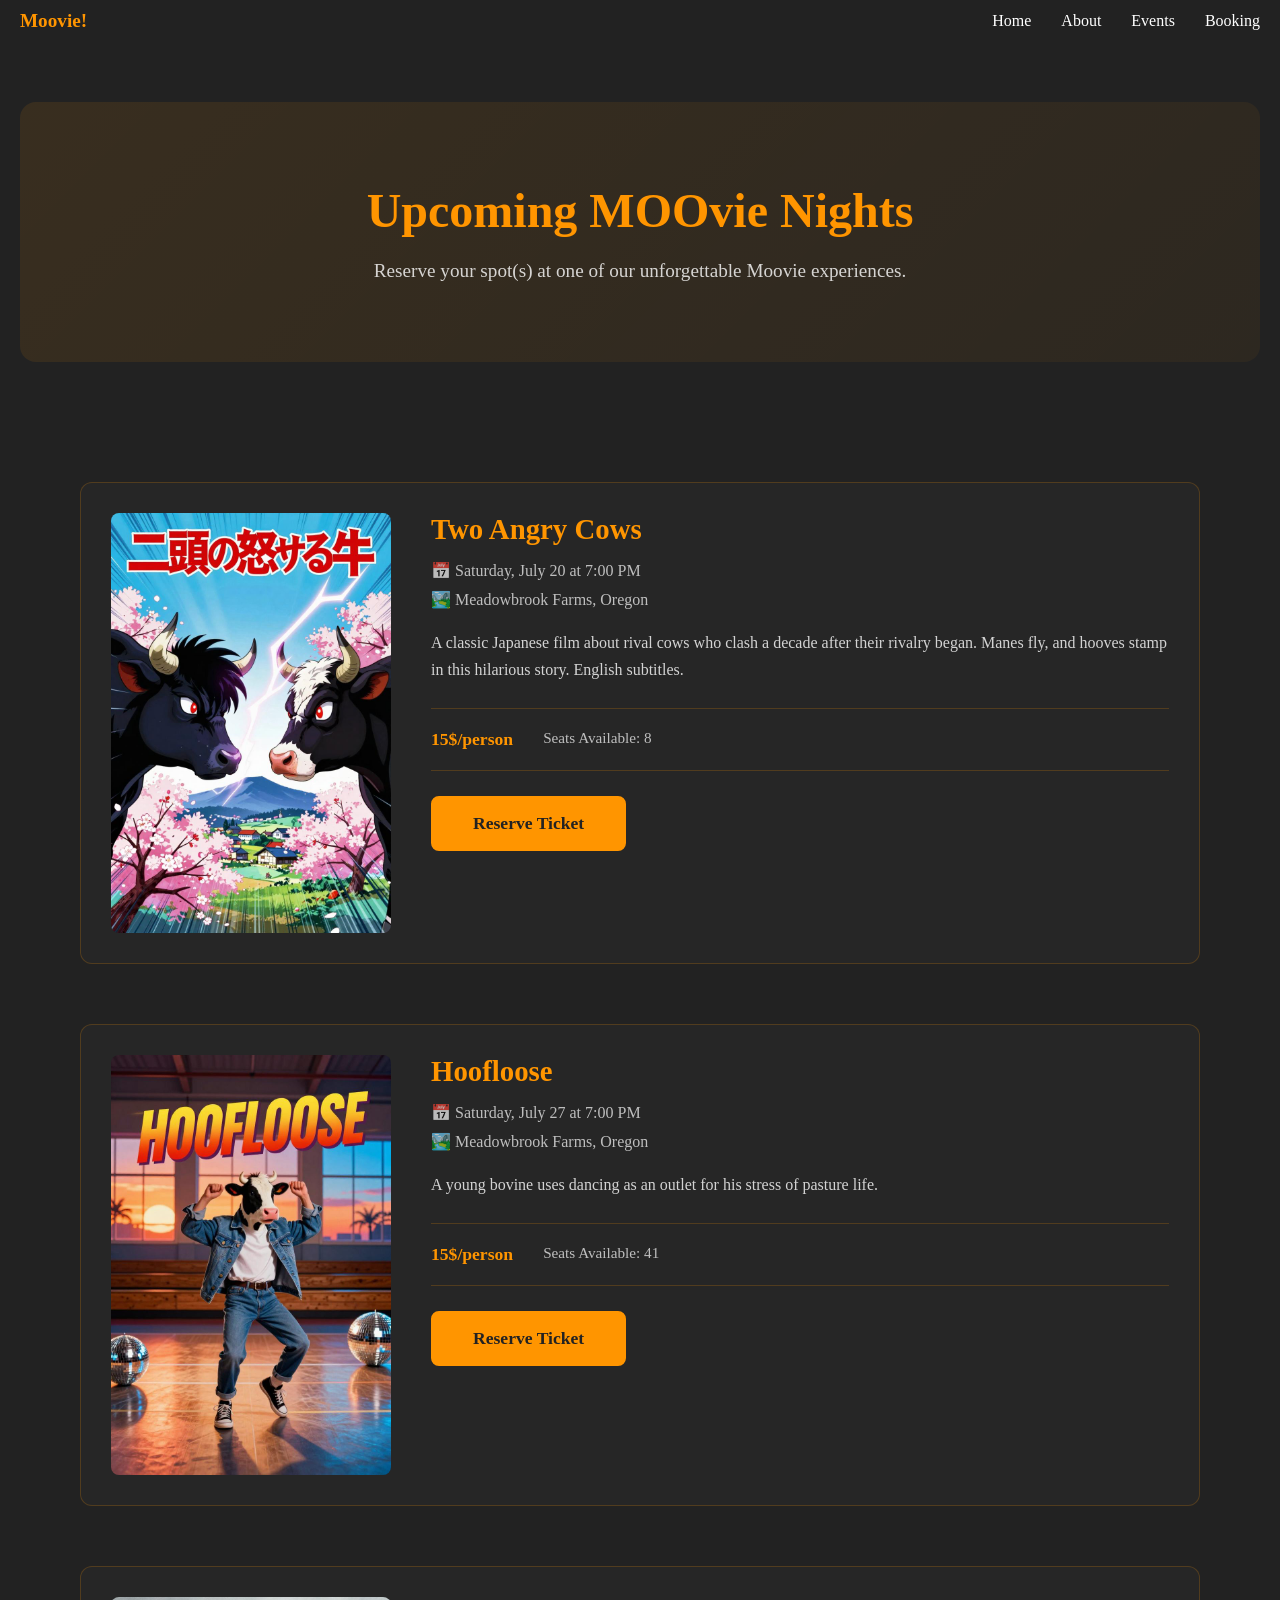
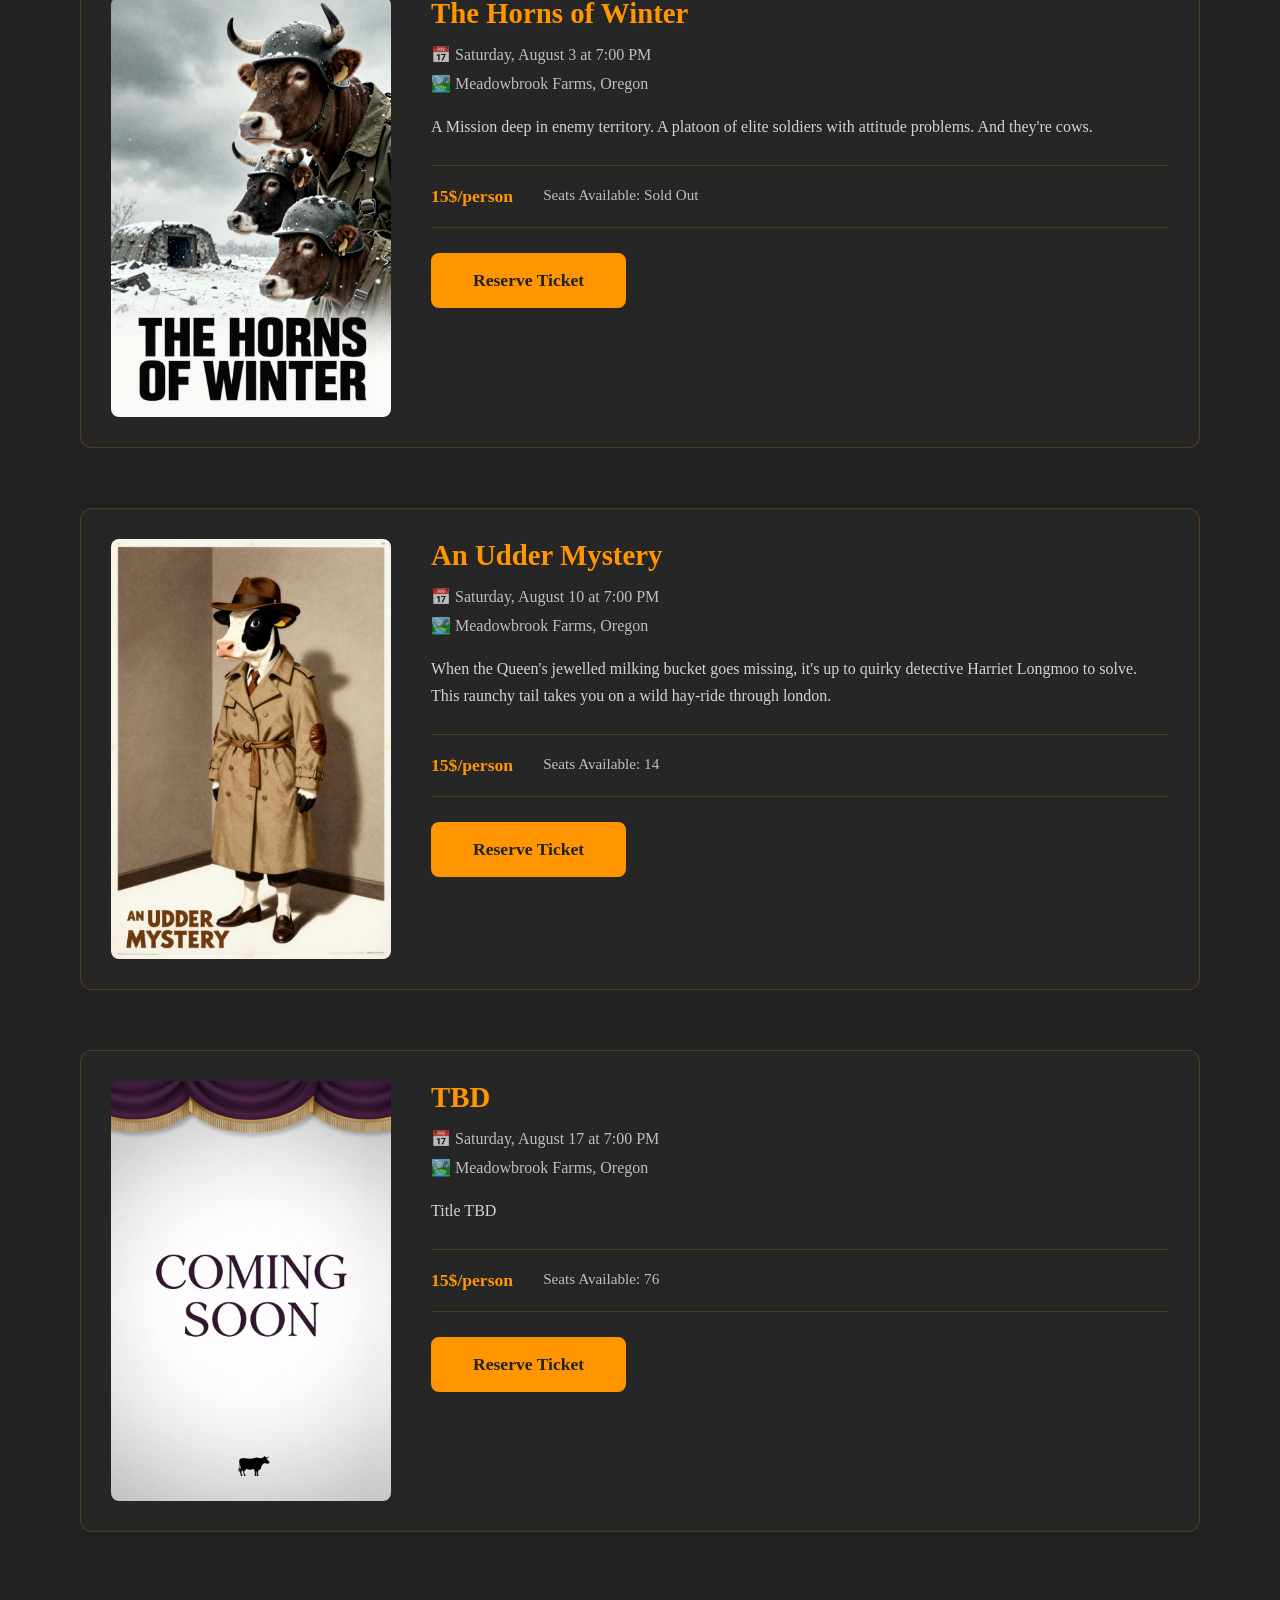
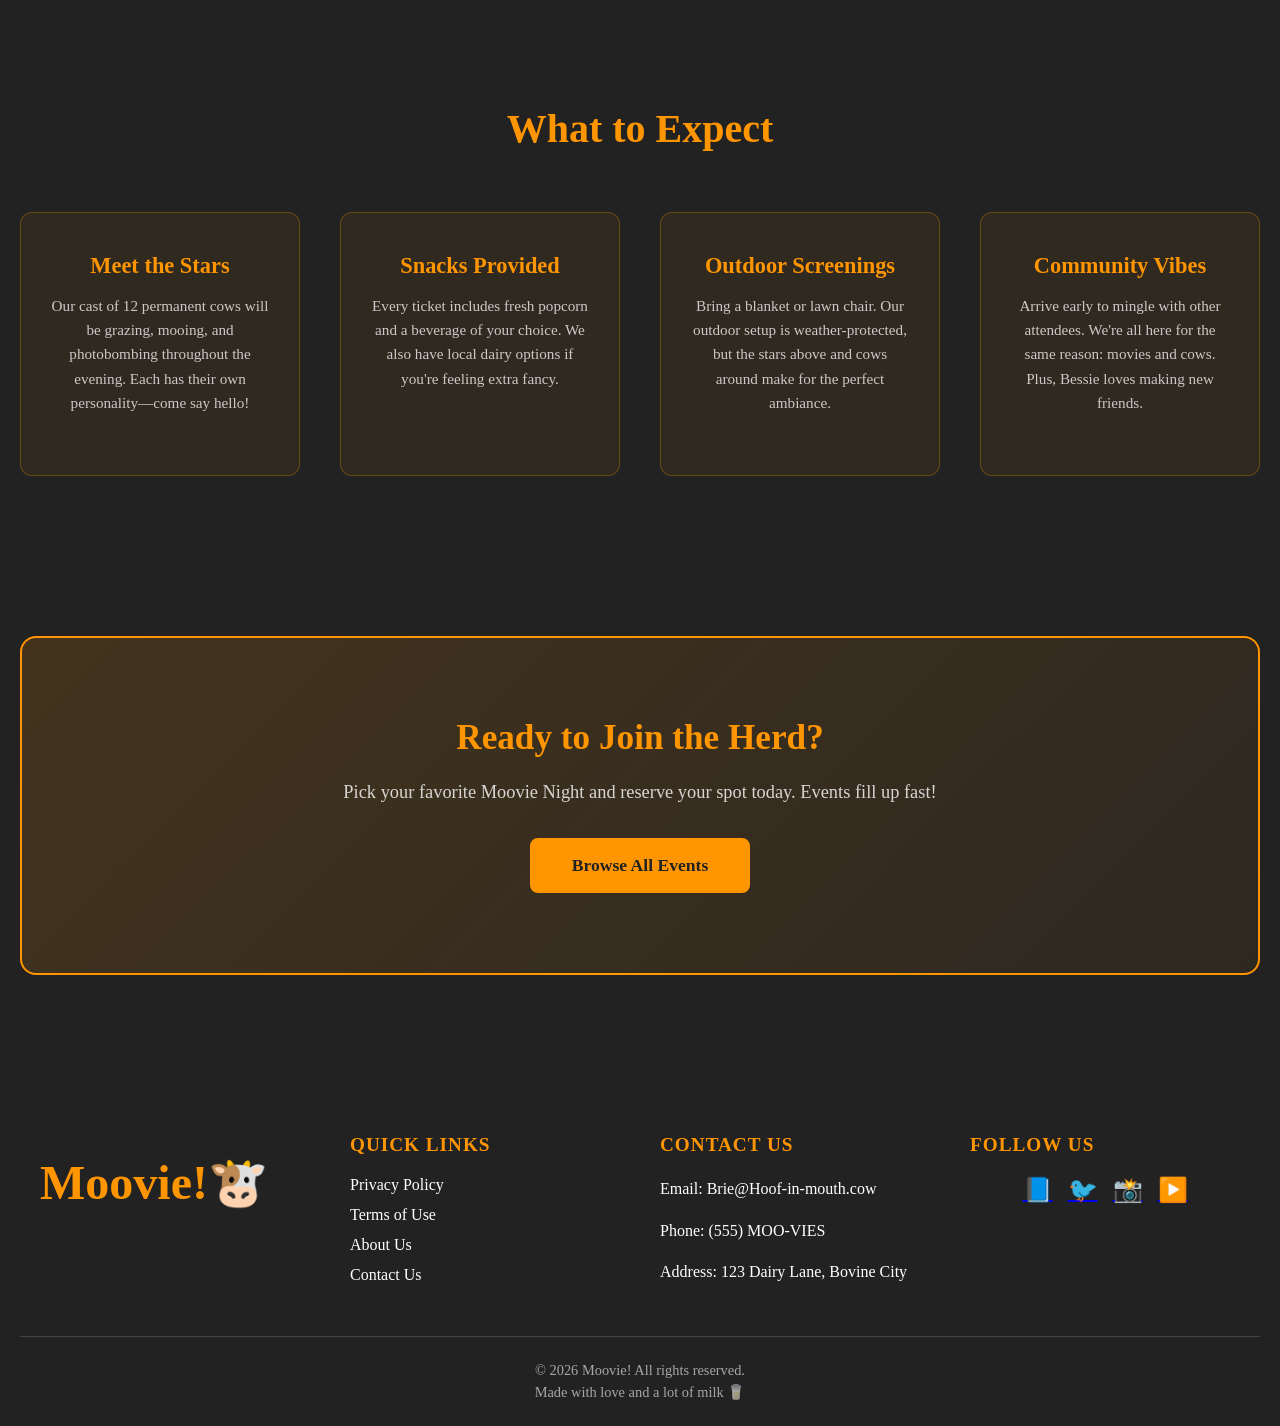
<file: events.html>
<!DOCTYPE html>
<html lang="en">
<head>
    <meta charset="UTF-8">
    <meta name="viewport" content="width=device-width, initial-scale=1.0">
    <title>Moovie! Events</title>
    <link rel="stylesheet" href="styles.css">
    <link rel="icon" type="image/x-icon" href="images/cow-icon.ico">
</head>
<body>
    <nav class="navbar">
        <span class="logo">Moovie!</span>
        <ul>
            <li><a href="index.html">Home</a></li>
            <li><a href="about.html">About</a></li>
            <li><a href="eve">Events</a></li>
            <li><a href="booking.html">Booking</a></li>
        </ul>
    </nav>
    <main>
        <section class="events-hero">
            <h1>Upcoming MOOvie Nights</h1>
            <p>Reserve your spot(s) at one of our unforgettable Moovie experiences.</p>
        </section>
        <section class="all-events">
            <div class="events-list">
                <div class="event-card-large">
                    <div class="event-poster">
                        <img src="images/angrycows.png" alt="Two Angry Cows">
                    </div>
                    <div class="event-details">
                        <h3>Two Angry Cows</h3>
                        <p class="event-full-date">📅 Saturday, July 20 at 7:00 PM</p>
                        <p class="event-full-location">🏞️ Meadowbrook Farms, Oregon</p>
                        <p class="event-full-description">A classic Japanese film about rival cows who clash a decade after their rivalry began. Manes fly, and hooves stamp in this hilarious story. English subtitles.</p>
                        <div class="event-meta">
                            <span class="event-price">15$/person</span>
                            <span class="event-spots">Seats Available: 8</span>
                        </div>
                        <a href="booking.html?event=1" class="cta-button">Reserve Ticket</a>
                    </div>
                </div>
                <div class="event-card-large">
                    <div class="event-poster">
                        <img src="images/hoofloose.png" alt="Hoof Loose">
                    </div>
                    <div class="event-details">
                        <h3>Hoofloose</h3>
                        <p class="event-full-date">📅 Saturday, July 27 at 7:00 PM</p>
                        <p class="event-full-location">🏞️ Meadowbrook Farms, Oregon</p>
                        <p class="event-full-description">A young bovine uses dancing as an outlet for his stress of pasture life.</p>
                        <div class="event-meta">
                            <span class="event-price">15$/person</span>
                            <span class="event-spots">Seats Available: 41</span>
                        </div>
                        <a href="booking.html?event=2" class="cta-button">Reserve Ticket</a>
                    </div>
                </div>
                <div class="event-card-large">
                    <div class="event-poster">
                        <img src="images/winter.png" alt="Horns of Winter">
                    </div>
                    <div class="event-details">
                        <h3>The Horns of Winter</h3>
                        <p class="event-full-date">📅 Saturday, August 3 at 7:00 PM</p>
                        <p class="event-full-location">🏞️ Meadowbrook Farms, Oregon</p>
                        <p class="event-full-description">A Mission deep in enemy territory. A platoon of elite soldiers with attitude problems. And they're cows.</p>
                        <div class="event-meta">
                            <span class="event-price">15$/person</span>
                            <span class="event-spots">Seats Available: Sold Out</span>
                        </div>
                        <a href="booking.html?event=3" class="cta-button">Reserve Ticket</a>
                    </div>
                </div>
                <div class="event-card-large">
                    <div class="event-poster">
                        <img src="images/uddermystery.png" alt="Udder Mystery">
                    </div>
                    <div class="event-details">
                        <h3>An Udder Mystery</h3>
                        <p class="event-full-date">📅 Saturday, August 10 at 7:00 PM</p>
                        <p class="event-full-location">🏞️ Meadowbrook Farms, Oregon</p>
                        <p class="event-full-description">When the Queen's jewelled milking bucket goes missing, it's up to quirky detective Harriet Longmoo to solve. This raunchy tail takes you on a wild hay-ride through london.</p>
                        <div class="event-meta">
                            <span class="event-price">15$/person</span>
                            <span class="event-spots">Seats Available: 14</span>
                        </div>
                        <a href="booking.html?event=4" class="cta-button">Reserve Ticket</a>
                    </div>
                </div>
                <div class="event-card-large">
                    <div class="event-poster">
                        <img src="images/comingsoon.png" alt="Coming Soon">
                    </div>
                    <div class="event-details">
                        <h3>TBD</h3>
                        <p class="event-full-date">📅 Saturday, August 17 at 7:00 PM</p>
                        <p class="event-full-location">🏞️ Meadowbrook Farms, Oregon</p>
                        <p class="event-full-description">Title TBD</p>
                        <div class="event-meta">
                            <span class="event-price">15$/person</span>
                            <span class="event-spots">Seats Available: 76</span>
                        </div>
                        <a href="booking.html?event=5" class="cta-button">Reserve Ticket</a>
                    </div>
                </div>
            </div>
        </section>
        <section class="events-info">
            <h2>What to Expect</h2>
            <div class="info-grid">
                <div class="info-card">
                    <div class="info-icon">
                        <h3>Meet the Stars</h3>
                        <p>Our cast of 12 permanent cows will be grazing, mooing, and photobombing throughout the evening. Each has their own personality—come say hello!</p>
                    </div>
                </div>
                <div class="info-card">
                    <div class="info-icon">
                        <h3>Snacks Provided</h3>
                        <p>Every ticket includes fresh popcorn and a beverage of your choice. We also have local dairy options if you're feeling extra fancy.</p>
                    </div>
                </div>
                <div class="info-card">
                    <div class="info-icon">
                        <h3>Outdoor Screenings</h3>
                        <p>Bring a blanket or lawn chair. Our outdoor setup is weather-protected, but the stars above and cows around make for the perfect ambiance.</p>
                    </div>
                </div>
                <div class="info-card">
                    <div class="info-icon">
                        <h3>Community Vibes</h3>
                        <p>Arrive early to mingle with other attendees. We're all here for the same reason: movies and cows. Plus, Bessie loves making new friends.</p>
                    </div>
                </div>
            </div>
        </section>
        <section class="final-cta">
            <h2>Ready to Join the Herd?</h2>
            <p>Pick your favorite Moovie Night and reserve your spot today. Events fill up fast!</p>
            <a href="booking.html" class="cta-button">Browse All Events</a>
        </section>
    </main>
    <footer class="site-footer">
        <div class="footer-container">
            <div class="footer-brand">
                <h2>Moovie!🐮</h2>
            </div>
            <div class="footer-links">
                <h3>Quick Links</h3>
                <ul>
                    <li><a href="#">Privacy Policy</a></li>
                    <li><a href="#">Terms of Use</a></li>
                    <li><a href="about.html">About Us</a></li>
                    <li><a href="contact.html">Contact Us</a></li>
                </ul>
            </div>
            <div class="footer-contact">
                <h3>Contact Us</h3>
                <p>Email: Brie@Hoof-in-mouth.cow</p>
                <p>Phone: (555) MOO-VIES</p>
                <p>Address: 123 Dairy Lane, Bovine City</p>
            </div>
            <div class="footer-social">
                <h3>Follow Us</h3>
                <div class="social-icons">
                    <a href="#" aria-label="Facebook">📘</a>
                    <a href="#" aria-label="Twitter">🐦</a>
                    <a href="#" aria-label="Instagram">📸</a>
                    <a href="#" aria-label="YouTube">▶️</a>
                </div>
            </div>
        </div>
        <div class="footer-bottom">
            <p>&copy; 2026 Moovie! All rights reserved.</p>
            <p>Made with love and a lot of milk 🥛</p>
        </div>
    </footer>
</body>
</html>
</file>
<file: styles.css>
/* variables */
:root {
    --primary-color: white;
    --primary-bg: #222;
    --gold: #ff9500;
}
body {
    font-family: 'Cambria', serif;
    margin: 0;
    background-color: var(--primary-bg);
    color: var(--primary-color);
}
ul {
    list-style: none;
    margin: 0;
    padding: 0;
}
*, *::before, *::after {
    box-sizing: border-box;
}
/* Navbar */
.navbar {
    background-color: var(--primary-bg);
    color: white;
    padding: 10px 20px;
    display: flex;
    justify-content: space-between;
    align-items: center;
    flex-wrap: wrap;
}
.navbar .logo {
    font-weight: bold;
    font-size: 1.2rem;
    color: #ff9500;
}
.navbar ul {
    display: flex;
    gap: 30px;
}
.navbar a {
    color: white;
    text-decoration: none;
    transition: color 0.2s ease;
}
.navbar a:hover {
    color: var(--gold);
}
/* Main */
main {
    max-width: 1400px;
    margin: 0 auto;
    padding: 0 20px;
}
/* Hero */
.hero {
    display: grid;
    grid-template-columns: 1fr 1fr;
    gap: 60px;
    align-items: center;
    padding: 100px 0;
    text-align: left;
}
.hero-content h1 {
    font-size: 3.5rem;
    margin: 0 0 20px 0;
    color: var(--gold);
    line-height: 1.2;
}
.hero-tagline {
    font-size: 1.3rem;
    color: rgba(255, 255, 255, 0.8);
    margin: 0 0 40px 0;
    line-height: 1.6;
}
.cta-button {
    display: inline-block;
    background-color: var(--gold);
    color: var(--primary-bg);
    padding: 15px 40px;
    text-decoration: none;
    border-radius: 8px;
    font-weight: bold;
    font-size: 1.1rem;
    transition: all 0.3s ease;
    border: 2px solid var(--gold);
}
.cta-button:hover {
    background-color: transparent;
    color: var(--gold);
}
.hero-graphic {
    display: flex;
    justify-content: center;
    align-items: center;
}
.spincow {
    width: 100%;
    max-width: 400px;
    height: auto;
}
/* why */
.why-moovie {
    padding: 80px 0;
    text-align: center;
}
.why-moovie h2 {
    font-size: 2.5rem;
    margin-bottom: 60px;
    color: var(--gold);
}
.features-grid {
    display: grid;
    grid-template-columns: repeat(auto-fit, minmax(280px, 1fr));
    gap: 40px;
    margin-bottom: 40px;
}
.feature-card {
    background-color: rgba(255, 149, 0, 0.05);
    padding: 40px 30px;
    border-radius: 12px;
    border: 2px solid var(--gold);
    transition: all 0.3s ease;
    text-align: center;
}
.feature-card:hover {
    background-color: rgba(255, 149, 0, 0.1);
    transform: translateY(-5px);
}
.feature-icon {
    font-size: 3rem;
    margin-bottom: 20px;
}
.feature-card h3 {
    font-size: 1.5rem;
    margin: 15px 0;
    color: var(--gold);
}
.feature-card p {
    font-size: 1rem;
    color: rgba(255, 255, 255, 0.7);
    line-height: 1.6;
    margin: 0;
}
/* Events Preview */
.events-preview {
    padding: 80px 0;
    text-align: center;
}
.events-preview h2 {
    font-size: 2.5rem;
    margin-bottom: 60px;
    color: var(--gold);
}
.events-grid {
    display: grid;
    grid-template-columns: repeat(auto-fit, minmax(320px, 1fr));
    gap: 40px;
}
.event-card {
    background-color: rgba(255, 255, 255, 0.05);
    border-radius: 12px;
    overflow: hidden;
    transition: all 0.3s ease;
    text-align: left;
}
.event-card:hover {
    background-color: rgba(255, 149, 0, 0.1);
    transform: translateY(-8px);
}
.event-card img {
    width: 100%;
    height: 200px;
    object-fit: cover;
}
.event-info {
    padding: 25px;
}
.event-card h3 {
    font-size: 1.3rem;
    margin: 0 0 15px 0;
    color: var(--gold);
}
.event-date {
    color: rgba(255, 255, 255, 0.6);
    font-size: 0.95rem;
    margin: 0 0 10px 0;
}
.event-description {
    color: rgba(255, 255, 255, 0.7);
    font-size: 0.95rem;
    margin: 0 0 20px 0;
    line-height: 1.6;
}
.event-link {
    color: var(--gold);
    text-decoration: none;
    font-weight: bold;
    transition: all 0.2s ease;
}
.event-link:hover {
    color: var(--primary-color);
}
/* gallery */
.gallery {
    padding: 80px 0;
    text-align: center;
}
.gallery h2 {
    font-size: 2.5rem;
    margin-bottom: 60px;
    color: var(--gold);
}
.gallery-grid {
    display: grid;
    grid-template-columns: repeat(auto-fit, minmax(250px, 1fr));
    gap: 20px;
}
.gallery-item {
    border-radius: 12px;
    overflow: hidden;
    transition: all 0.3s ease;
}
.gallery-item img {
    width: 100%;
    height: 100%;
    object-fit: cover;
    transition: transform 0.3s ease;
}
.gallery-item:hover img {
    transform: scale(1.05);
}
/* Social Proof */
.social-proof {
    padding: 80px 0;
    text-align: center;
}
.social-proof h2 {
    font-size: 2.5rem;
    margin-bottom: 60px;
    color: var(--gold);
}
.testimonials {
    display: grid;
    grid-template-columns: repeat(auto-fit, minmax(300px, 1fr));
    gap: 40px;
}
.testimonial {
    background-color: rgba(255, 149, 0, 0.08);
    border-left: 4px solid var(--gold);
    padding: 30px;
    border-radius: 8px;
    margin: 0;
    text-align: left;
}
.testimonial p {
    font-style: italic;
    color: rgba(255, 255, 255, 0.8);
    margin: 0 0 15px 0;
    line-height: 1.7;
    font-size: 1.05rem;
}
.testimonial-cite {
    color: var(--gold);
    font-style: normal;
    font-weight: bold;
    display: block;
}
/* Final CTA */
.final-cta {
    background: linear-gradient(135deg, rgba(255, 149, 0, 0.15) 0%, rgba(255, 149, 0, 0.05) 100%);
    padding: 80px 40px;
    text-align: center;
    border-radius: 16px;
    border: 2px solid var(--gold);
    margin: 80px 0;
}
 
.final-cta h2 {
    font-size: 2.2rem;
    margin: 0 0 20px 0;
    color: var(--gold);
}
 
.final-cta p {
    font-size: 1.15rem;
    color: rgba(255, 255, 255, 0.8);
    margin: 0 0 30px 0;
    line-height: 1.6;
}
/* About Page */
.about-hero {
    text-align: center;
    padding: 100px 20px;
    background: linear-gradient(135deg, rgba(255, 149, 0, 0.1) 0%, rgba(255, 149, 0, 0.05) 100%);
    border-radius: 16px;
    margin: 60px 0;
}
.about-hero h1 {
    font-size: 3rem;
    margin: 0 0 20px 0;
    color: var(--gold);
    line-height: 1.2;
}
.about-tagline {
    font-size: 1.3rem;
    color: rgba(255, 255, 255, 0.85);
    margin: 0;
    line-height: 1.6;
}
/* Story */
.story {
    padding: 80px 0;
    max-width: 800px;
    margin: 0 auto;
}
.story h2 {
    font-size: 2.5rem;
    margin-bottom: 40px;
    color: var(--gold);
    text-align: center;
}
.story-content p {
    font-size: 1.1rem;
    line-height: 1.8;
    color: rgba(255, 255, 255, 0.85);
    margin-bottom: 25px;
    text-align: left;
}
/* Mission */
.mission {
    padding: 80px 0;
    text-align: center;
}
.mission h2 {
    font-size: 2.5rem;
    margin-bottom: 60px;
    color: var(--gold);
}
.mission-grid {
    display: grid;
    grid-template-columns: repeat(auto-fit, minmax(280px, 1fr));
    gap: 40px;
}
.mission-card {
    background-color: rgba(255, 149, 0, 0.08);
    border: 2px solid var(--gold);
    border-radius: 12px;
    padding: 40px 30px;
    text-align: center;
    transition: all 0.3s ease;
}
.mission-card:hover {
    background-color: rgba(255, 149, 0, 0.15);
    transform: translateY(-5px);
}
.mission-card h3 {
    font-size: 1.5rem;
    color: var(--gold);
    margin: 0 0 15px 0;
}
.mission-card p {
    font-size: 1rem;
    color: rgba(255, 255, 255, 0.75);
    line-height: 1.6;
    margin: 0;
}
/* Team */
.team {
    padding: 80px 0;
    text-align: center;
}
.team h2 {
    font-size: 2.5rem;
    color: var(--gold);
    margin-bottom: 60px;
}
.team-grid {
    display: grid;
    grid-template-columns: repeat(auto-fit, minmax(260px, 1fr));
    gap: 40px;
}
.team-member {
    background-color: rgba(255, 255, 255, 0.05);
    border-radius: 12px;
    padding: 40px 30px;
    text-align: center;
    transition: all 0.3s ease;
    border: 2px solid rgba(255, 149, 0, 0.3);
}
.team-member:hover {
    background-color: rgba(255, 149, 0, 0.1);
    border-color: var(--gold);
    transform: translateY(-8px);
}
.member-avatar {
    font-size: 4rem;
    margin-bottom: 15px;
    display: block;
}
.team-member h3 {
    font-size: 1.4rem;
    color: var(--gold);
    margin: 0 0 5px 0;
}
.role {
    font-size: 0.95rem;
    color: rgba(255, 255, 255, 0.6);
    font-style: italic;
    margin: 0 0 15px 0;
    display: block;
}
.team-member p {
    font-size: 0.95rem;
    color: rgba(255, 255, 255, 0.75);
    line-height: 1.6;
    margin: 0;
    text-align: left;
}
/* Values */
.values {
    padding: 80px 0;
    text-align: center;
}
.values h2 {
    font-size: 2.5rem;
    color: var(--gold);
    margin-bottom: 60px;
}
.values-list {
    display: grid;
    grid-template-columns: repeat(auto-fit, minmax(250px, 1fr));
    gap: 50px;
    max-width: 1000px;
    margin: 0 auto;
}
.value-item {
    text-align: left;
}
.value-item h4 {
    font-size: 1.3rem;
    color: var(--gold);
    margin: 0 0 15px 0;
}
.value-item p {
    font-size: 1rem;
    color: rgba(255, 255, 255, 0.75);
    line-height: 1.7;
    margin: 0;
}
/* Timeline */
.timeline {
    padding: 80px 0;
    text-align: center;
}
.timeline h2 {
    font-size: 2.5rem;
    color: var(--gold);
    margin-bottom: 60px;
}
.timeline-container {
    max-width: 700px;
    margin: 0 auto;
    position: relative;
}
.timeline-container::before {
    content: '';
    position: absolute;
    left: 50%;
    transform: translateX(-50%);
    width: 2px;
    height: 100%;
    background: linear-gradient(to bottom, var(--gold), rgba(255, 149, 0, 0.3));
}
.timeline-item {
    display: flex;
    margin-bottom: 50px;
    position: relative;
}
.timeline-item:nth-child(odd) {
    flex-direction: row-reverse;
}
.timeline-marker {
    width: 20px;
    height: 20px;
    background-color: var(--gold);
    border: 4px solid var(--primary-bg);
    border-radius: 50%;
    position: absolute;
    left: 50%;
    transform: translateX(-50%);
    top: 0;
    z-index: 1;
}
.timeline-content {
    width: 40%;
    text-align: left;
}
.timeline-item:nth-child(odd) .timeline-content {
    margin-right: 60px;
    text-align: right;
}
.timeline-item:nth-child(even) .timeline-content {
    margin-left: 60px;
}
.timeline-item h3 {
    font-size: 1.3rem;
    color: var(--gold);
    margin: 0 0 10px ;
}
.timeline-item p {
    font-size: 0.95rem;
    color: rgba(255, 255, 255, 0.75);
    margin: 0;
    line-height: 1.6;
}
/* Events Page */
.events-hero {
    text-align: center;
    padding: 80px 20px;
    background: linear-gradient(135deg, rgba(255, 149, 0, 0.1) 0%, rgba(255, 149, 0, 0.05) 100%);
    border-radius: 16px;
    margin: 60px 0;
}
.events-hero h1 {
    font-size: 3rem;
    margin: 0 0 20px 0;
    color: var(--gold);
    line-height: 1.2;
}
.events-hero p {
    font-size: 1.2rem;
    color: rgba(255, 255, 255, 0.8);
    margin: 0;
}
.all-events {
    padding: 60px;
}
.events-list {
    display: flex;
    flex-direction: column;
    gap: 60px;
}
.event-card-large {
    display: grid;
    grid-template-columns: 280px 1fr;
    gap: 40px;
    align-items: flex-start;
    background-color: rgba(255, 255, 255, 0.02);
    padding: 30px;
    border-radius: 12px;
    border: 1px solid rgba(255, 149, 0, 0.2);
    transition: all 0.3s ease;
}
.event-card-large:hover {
    background-color: rgba(255, 149, 0, 0.08);
    border-color: rgba(255, 149, 0, 0.5);
}
.event-poster {
    width: 280px;
    height: 420px;
    border-radius: 8px;
    overflow: hidden;
    flex-shrink: 0;
}
.event-poster img {
    width: 100%;
    height: 100%;
    object-fit: cover;
}
.event-details h3 {
    font-size: 1.8rem;
    color: var(--gold);
    margin: 0 0 15px 0;
}
.event-full-date {
    font-size: 1rem;
    color: rgba(255, 255, 255, 0.7);
    margin: 0 0 10px 0;
    display: block;
}
.event-full-location {
    font-size: 1rem;
    color: rgba(255, 255, 255, 0.7);
    margin: 0 0 20px 0;
    display: block;
}
.event-full-description {
    font-size: 1rem;
    color: rgba(255, 255, 255, 0.8);
    line-height: 1.7;
    margin: 0 0 25px 0;
}
.event-meta {
    display: flex;
    gap: 30px;
    margin: 20px 0 25px 0;
    padding: 20px 0;
    border-top: 1px solid rgba(255, 149, 0, 0.2);
    border-bottom: 1px solid rgba(255, 149, 0, 0.2);
}
.event-price {
    color: var(--gold);
    font-weight: bold;
    font-size: 1.1rem;
}
.event-spots {
    color: rgba(255, 255, 255, 0.7);
    font-size: 0.95rem;
}
.event-card-large .cta-button {
    align-self: flex-start;
}
/* Event Info */
.events-info {
    padding: 80px 0;
    text-align: center;
}
.events-info h2 {
    font-size: 2.5rem;
    margin-bottom: 60px;
    color: var(--gold);
}
.info-grid {
    display: grid;
    grid-template-columns: repeat(auto-fit, minmax(260px, 1fr));
    gap: 40px;
}
.info-card {
    background-color: rgba(255, 149, 0, 0.06);
    border: 1px solid rgba(255, 149, 0, 0.3);
    border-radius: 12px;
    padding: 40px 30px;
    text-align: center;
    transition: all 0.3s ease;
}
.info-card:hover {
    background-color: rgba(255, 149, 0, 0.12);
    border-color: var(--gold);
    transform: translateY(-5px);
}
.info-icon {
    font-size: 3.5rem;
    margin-bottom: 20px;
    display: block;
}
.info-card h3 {
    font-size: 1.4rem;
    color: var(--gold);
    margin: 0 0 15px 0;
}
.info-card p {
    font-size: 0.95rem;
    color: rgba(255, 255, 255, 0.75);
    line-height: 1.6;
    margin: 0;
}
/* Booking */
.booking-page-header {
    text-align: center;
    padding: 80px 20px;
    background: linear-gradient(135deg, rgba(255, 149, 0, 0.1) 0%, rgba(255, 149, 0, 0.05) 100%);
    border-radius: 16px;
    margin: 60px 0;
}
.booking-page-header h1 {
    font-size: 3rem;
    margin: 0 0 20px 0;
    color: var(--gold);
    line-height: 1.2;
}
.booking-page-header p {
    font-size: 1.2rem;
    color: rgba(255, 255, 255, 0.8);
    margin: 0;
}
.booking-main-section {
    padding: 60px;
}
.booking-container {
    max-width: 1200px;
    margin: 0 auto;
    padding: 40px 20px;
}
.booking-container h2 {
    font-size: 2rem;
    color: var(--gold);
    margin-bottom: 30px;
    text-align: left;
}
.booking-event-selection h2 {
    text-align: left;
}
.booking-event-list {
    display: flex;
    flex-direction: column;
    gap: 60px;
}
.booking-event-card {
    display: grid;
    grid-template-columns: 280px 1fr;
    gap: 40px;
    align-items: flex-start;
    background-color: rgba(255, 255, 255, 0.02);
    padding: 30px;
    border-radius: 12px;
    border: 1px solid rgba(255, 149, 0, 0.2);
    transition: all 0.3s ease;
}
.booking-event-card:hover {
    background-color: rgba(255, 149, 0, 0.08);
    border-color: rgba(255, 149, 0, 0.5);
}
.booking-event-poster {
    width: 280px;
    height: 420px;
    border-radius: 8px;
    overflow: hidden;
    flex-shrink: 0;
}
.booking-event-poster img {
    width: 100%;
    height: 100%;
    object-fit: cover;
}
.booking-event-details h3 {
    font-size: 1.8rem;
    color: var(--gold);
    margin: 0 0 15px 0;
}
.booking-ticket-info {
    margin-top: 40px;
    padding: 30px;
    background-color: rgba(255, 255, 255, 0.02);
    border-radius: 12px;
    border: 1px solid rgba(255, 149, 0, 0.2);
}
.booking-customer-section, .booking-payment-section {
    margin-top: 30px;
    padding: 30px;
    background-color: rgba(255, 255, 255, 0.02);
    border-radius: 12px;
    border: 1px solid rgba(255, 149, 0, 0.2);
}
.booking-form-group {
    margin-bottom: 20px;
    text-align: left;
}
.booking-form-group label {
    display: block;
    color: rgba(255, 255, 255, 0.9);
    margin-bottom: 8px;
    font-weight: bold;
}
.booking-form-group input {
    width: 100%;
    padding: 12px 15px;
    background-color: rgba(255, 255, 255, 0.1);
    border: 2px solid rgba(255, 149, 0, 0.3);
    border-radius: 8px;
    color: white;
    font-size: 1rem;
    transition: all 0.3s ease;
}
.booking-form-group input:focus {
    outline: none;
    border-color: var(--gold);
    background-color: rgba(255, 255, 255, 0.15);
}
.booking-form-row {
    display: grid;
    grid-template-columns: 1fr 1fr;
    gap: 20px;
}
.booking-radio-label {
    display: inline-block;
    margin-top: 15px;
    cursor: pointer;
    color: var(--gold);
    font-weight: bold;
    transition: all 0.3s ease;
}
.booking-radio-label:hover {
    color: white;
}
.booking-radio-label input[type="radio"] {
    margin-right: 8px;
}
.booking-radio-label.disabled {
    opacity: 0.5;
    cursor: not-allowed;
    color: rgba(255, 255, 255, 0.5);
}
.booking-card-sold-out {
    opacity: 0.6;
    filter: grayscale(0.5);
}
.booking-price-summary {
    background-color: rgba(255, 149, 0, 0.1);
    padding: 20px;
    border-radius: 8px;
    border: 2px solid var(--gold);
    margin-top: 20px;
    text-align: center;
}
.booking-price-summary p {
    font-size: 1.3rem;
    color: white;
    margin: 0;
}
.booking-price-summary strong {
    color: var(--gold);
    font-size: 1.5rem;
}
.booking-success-screen {
    padding: 80px 20px;
    text-align: center;
    animation: fadeIn 0.5s ease;
}

@keyframes fadeIn {
    from { opacity: 0; }
    to { opacity: 1; }
}

.booking-success-content {
    max-width: 700px;
    margin: 0 auto;
    background-color: rgba(255, 149, 0, 0.08);
    border: 2px solid var(--gold);
    border-radius: 16px;
    padding: 60px 40px;
}

.booking-success-icon {
    width: 80px;
    height: 80px;
    background-color: var(--gold);
    color: var(--primary-bg);
    border-radius: 50%;
    display: flex;
    align-items: center;
    justify-content: center;
    font-size: 3rem;
    font-weight: bold;
    margin: 0 auto 30px;
}

.booking-success-message {
    font-size: 1.2rem;
    color: rgba(255, 255, 255, 0.9);
    margin-bottom: 40px;
    line-height: 1.6;
}

.booking-summary-box {
    background-color: rgba(255, 255, 255, 0.05);
    border-radius: 12px;
    padding: 30px;
    margin-bottom: 40px;
    text-align: left;
}

.booking-summary-box h2 {
    text-align: center;
    margin-bottom: 25px;
}

.booking-summary-item {
    display: flex;
    justify-content: space-between;
    padding: 12px 0;
    border-bottom: 1px solid rgba(255, 149, 0, 0.2);
}

.booking-summary-item:last-child {
    border-bottom: none;
}

.booking-summary-item .label {
    color: rgba(255, 255, 255, 0.7);
    font-weight: bold;
}

.booking-summary-item .value {
    color: var(--gold);
    font-weight: bold;
}

.booking-success-actions {
    display: flex;
    gap: 20px;
    justify-content: center;
    flex-wrap: wrap;
}

.cta-button.booking-secondary {
    background-color: transparent;
    color: var(--gold);
    border: 2px solid var(--gold);
}

.cta-button.booking-secondary:hover {
    background-color: var(--gold);
    color: var(--primary-bg);
}

/* Footer stuff */
.site-footer {
    background-color: var(--primary-bg);
    color: var(--primary-color);
    padding: 60px 20px 20px;
}
.footer-container {
    max-width: 1200px;
    margin: 0 auto;
    display: grid;
    grid-template-columns: repeat(auto-fit, minmax(220px, 1fr));
    gap: 40px;
}
.footer-brand {
    color: var(--gold);
    margin-bottom: 15px;
    font-size: 2rem;
}
.footer-links h3, .footer-contact h3, .footer-social h3 {
    color: var(--gold);
    margin-bottom: 20px;
    font-size: 1.2rem;
    text-transform: uppercase;
    letter-spacing: 1px;
}
.footer-links ul {
    list-style: none;
    padding: 0;
    margin: 0;
}
.footer-links li {
    margin-bottom: 12px;
}
.footer-links a {
    color: var(--primary-color);
    text-decoration: none;
    transition: color 0.3s ease;
}
.footer-links a:hover {
    color: var(--gold);
}
.footer-contact p {
    margin-bottom: 10px;
    line-height: 1.6;
}
.social-icons {
    display: flex;
    justify-content: center;
    gap: 15px;
}
.social-icons a {
    font-size: 1.5rem;
    transition: transform 0.3s ease;
    display: inline-block;
}
.social-icons a:hover {
    transform: scale(1.2);
}
.footer-bottom {
    border-top: 1px solid rgba(255, 255, 255, 0.15);
    margin-top: 40px;
    padding-top: 20px;
    text-align: center;
}
.footer-bottom p {
    margin: 5px 0;
    font-size: 0.9rem;
    color: rgba(255, 255, 255, 0.6);
}
/* MOBILE & TABLET RESPONSIVENESS */

/* Mobile: 480px and below */
@media (max-width: 480px) {
    /* Typography */
    .hero-content h1 {
        font-size: 2rem;
    }
    
    .hero-tagline {
        font-size: 1rem;
    }
    
    .why-moovie h2,
    .events-preview h2,
    .gallery h2,
    .social-proof h2,
    .story h2,
    .mission h2,
    .team h2,
    .values h2,
    .timeline h2,
    .events-hero h1,
    .about-hero h1,
    .booking-page-header h1 {
        font-size: 1.8rem;
        margin-bottom: 40px;
    }
    
    .final-cta h2 {
        font-size: 1.6rem;
    }
    
    /* Navbar */
    .navbar {
        padding: 10px 15px;
        gap: 10px;
    }
    
    .navbar .logo {
        font-size: 1rem;
    }
    
    .navbar ul {
        gap: 12px;
        font-size: 0.85rem;
    }
    
    /* Hero */
    .hero {
        grid-template-columns: 1fr;
        gap: 30px;
        padding: 50px 0;
        text-align: center;
    }
    
    .hero-graphic {
        order: -1;
    }
    
    .spincow {
        max-width: 250px;
    }
    
    /* CTA Button */
    .cta-button {
        padding: 12px 25px;
        font-size: 0.95rem;
    }
    
    /* Features & Cards */
    .features-grid,
    .mission-grid,
    .team-grid,
    .info-grid,
    .events-grid {
        grid-template-columns: 1fr;
        gap: 25px;
    }
    
    .feature-icon {
        font-size: 2.5rem;
    }
    
    .feature-card h3,
    .mission-card h3,
    .team-member h3,
    .info-card h3 {
        font-size: 1.2rem;
    }
    
    /* Event Cards */
    .event-card-large,
    .booking-event-card {
        grid-template-columns: 1fr;
        gap: 20px;
        padding: 20px;
    }
    
    .event-poster,
    .booking-event-poster {
        width: 100%;
        height: 250px;
    }
    
    .event-details h3,
    .booking-event-details h3 {
        font-size: 1.4rem;
    }
    
    .event-meta,
    .booking-event-poster {
        flex-direction: column;
        gap: 15px;
    }
    
    /* Gallery */
    .gallery-grid {
        grid-template-columns: repeat(2, 1fr);
        gap: 15px;
    }
    
    /* Testimonials */
    .testimonials {
        grid-template-columns: 1fr;
    }
    
    .testimonial {
        padding: 20px;
    }
    
    .testimonial p {
        font-size: 0.95rem;
    }
    
    /* Timeline */
    .timeline-container::before {
        display: none;
    }
    
    .timeline-item {
        flex-direction: column !important;
        margin-bottom: 40px;
    }
    
    .timeline-marker {
        position: relative;
        left: auto;
        width: 12px;
        height: 12px;
        margin-bottom: 15px;
    }
    
    .timeline-content {
        width: 100%;
        margin: 0 !important;
        text-align: left;
    }
    
    .timeline-item h3 {
        font-size: 1.1rem;
    }
    
    /* Story */
    .story {
        padding: 40px 0;
        max-width: 100%;
    }
    
    .story-content p {
        font-size: 0.95rem;
        line-height: 1.6;
    }
    
    /* Values */
    .values-list {
        gap: 30px;
    }
    
    .value-item h4 {
        font-size: 1.1rem;
    }
    
    .value-item p {
        font-size: 0.9rem;
    }
    
    /* Team member avatar */
    .member-avatar {
        font-size: 3rem;
    }
    
    .role {
        font-size: 0.85rem;
    }
    
    /* About & Event Heroes */
    .about-hero,
    .events-hero,
    .booking-page-header {
        padding: 50px 15px;
        margin: 30px 0;
    }
    
    .about-hero h1,
    .events-hero h1 {
        font-size: 2rem;
    }
    
    .about-tagline,
    .events-hero p,
    .booking-page-header p {
        font-size: 1rem;
    }
    
    /* Booking Page */
    .booking-main-section {
        padding: 30px 0;
    }
    
    .booking-container {
        padding: 20px 0;
    }
    
    .booking-container h2 {
        font-size: 1.5rem;
        margin-bottom: 20px;
    }
    
    .booking-event-list {
        gap: 40px;
    }
    
    .booking-ticket-info,
    .booking-customer-section,
    .booking-payment-section {
        margin-top: 20px;
        padding: 20px;
    }
    
    .booking-form-row {
        grid-template-columns: 1fr;
        gap: 15px;
    }
    
    .booking-form-group label {
        font-size: 0.9rem;
    }
    
    .booking-form-group input {
        padding: 10px 12px;
        font-size: 0.95rem;
    }
    
    .booking-price-summary p {
        font-size: 1.1rem;
    }
    
    .booking-price-summary strong {
        font-size: 1.3rem;
    }
    
    /* Booking Success */
    .booking-success-content {
        padding: 40px 25px;
    }
    
    .booking-success-icon {
        width: 60px;
        height: 60px;
        font-size: 2.5rem;
    }
    
    .booking-success-message {
        font-size: 1rem;
    }
    
    .booking-summary-box {
        padding: 20px;
    }
    
    .booking-summary-item {
        flex-direction: column;
        gap: 8px;
    }
    
    .booking-success-actions {
        flex-direction: column;
        gap: 12px;
    }
    
    .booking-secondary {
        width: 100%;
    }
    
    /* Final CTA */
    .final-cta {
        padding: 40px 25px;
        margin: 40px 0;
    }
    
    .final-cta h2 {
        margin-bottom: 15px;
    }
    
    .final-cta p {
        font-size: 1rem;
        margin-bottom: 20px;
    }
    
    /* Main padding */
    main {
        padding: 0 15px;
    }
    
    /* Section padding */
    .why-moovie,
    .events-preview,
    .gallery,
    .social-proof,
    .story,
    .mission,
    .team,
    .values,
    .timeline,
    .all-events,
    .events-info {
        padding: 40px 0;
    }
    
    /* Footer */
    .site-footer {
        padding: 40px 15px 15px;
    }
    
    .footer-container {
        grid-template-columns: 1fr;
        gap: 30px;
    }
    
    .footer-brand h2 {
        font-size: 1.5rem;
    }
    
    .footer-links h3,
    .footer-contact h3,
    .footer-social h3 {
        font-size: 1rem;
    }
}

/* Tablet: 481px to 768px */
@media (min-width: 481px) and (max-width: 768px) {
    /* Typography */
    .hero-content h1 {
        font-size: 2.5rem;
    }
    
    .hero-tagline {
        font-size: 1.1rem;
    }
    
    .why-moovie h2,
    .events-preview h2,
    .gallery h2,
    .social-proof h2,
    .story h2,
    .mission h2,
    .team h2,
    .values h2,
    .timeline h2,
    .events-hero h1,
    .about-hero h1,
    .booking-page-header h1 {
        font-size: 2rem;
        margin-bottom: 50px;
    }
    
    .final-cta h2 {
        font-size: 1.8rem;
    }
    
    /* Navbar */
    .navbar ul {
        gap: 15px;
        font-size: 0.9rem;
    }
    
    /* Hero */
    .hero {
        grid-template-columns: 1fr;
        gap: 40px;
        padding: 70px 0;
    }
    
    .spincow {
        max-width: 300px;
    }
    
    /* Features & Cards */
    .features-grid,
    .mission-grid,
    .team-grid {
        grid-template-columns: repeat(2, 1fr);
        gap: 30px;
    }
    
    .events-grid {
        grid-template-columns: repeat(2, 1fr);
    }
    
    .info-grid {
        grid-template-columns: repeat(2, 1fr);
    }
    
    .gallery-grid {
        grid-template-columns: repeat(3, 1fr);
        gap: 15px;
    }
    
    /* Event Cards */
    .event-card-large,
    .booking-event-card {
        grid-template-columns: 1fr;
        gap: 25px;
        padding: 25px;
    }
    
    .event-poster,
    .booking-event-poster {
        width: 100%;
        height: 300px;
    }
    
    .event-details h3,
    .booking-event-details h3 {
        font-size: 1.6rem;
    }
    
    /* Testimonials */
    .testimonials {
        grid-template-columns: repeat(2, 1fr);
    }
    
    /* Timeline */
    .timeline-container::before {
        display: none;
    }
    
    .timeline-item {
        flex-direction: column !important;
        margin-bottom: 35px;
    }
    
    .timeline-marker {
        position: relative;
        left: auto;
        margin-bottom: 12px;
    }
    
    .timeline-content {
        width: 100%;
        margin: 0 !important;
        text-align: left;
    }
    
    /* Story */
    .story {
        padding: 60px 0;
    }
    
    .story-content p {
        font-size: 1rem;
    }
    
    /* Values */
    .values-list {
        grid-template-columns: repeat(2, 1fr);
        gap: 40px;
    }
    
    /* Booking */
    .booking-main-section {
        padding: 40px 0;
    }
    
    .booking-container {
        padding: 30px 15px;
    }
    
    .booking-form-row {
        grid-template-columns: repeat(2, 1fr);
        gap: 15px;
    }
    
    /* Footer */
    .footer-container {
        grid-template-columns: repeat(2, 1fr);
        gap: 30px;
    }
}

/* Small desktop: 769px to 1024px */
@media (min-width: 769px) and (max-width: 1024px) {
    .hero {
        gap: 40px;
        padding: 80px 0;
    }
    
    .spincow {
        max-width: 350px;
    }
    
    .features-grid {
        grid-template-columns: repeat(3, 1fr);
    }
    
    .event-card-large,
    .booking-event-card {
        grid-template-columns: 250px 1fr;
        gap: 30px;
    }
    
    .event-poster,
    .booking-event-poster {
        width: 250px;
        height: 375px;
    }
    
    .values-list {
        grid-template-columns: repeat(2, 1fr);
    }
}
</file>
